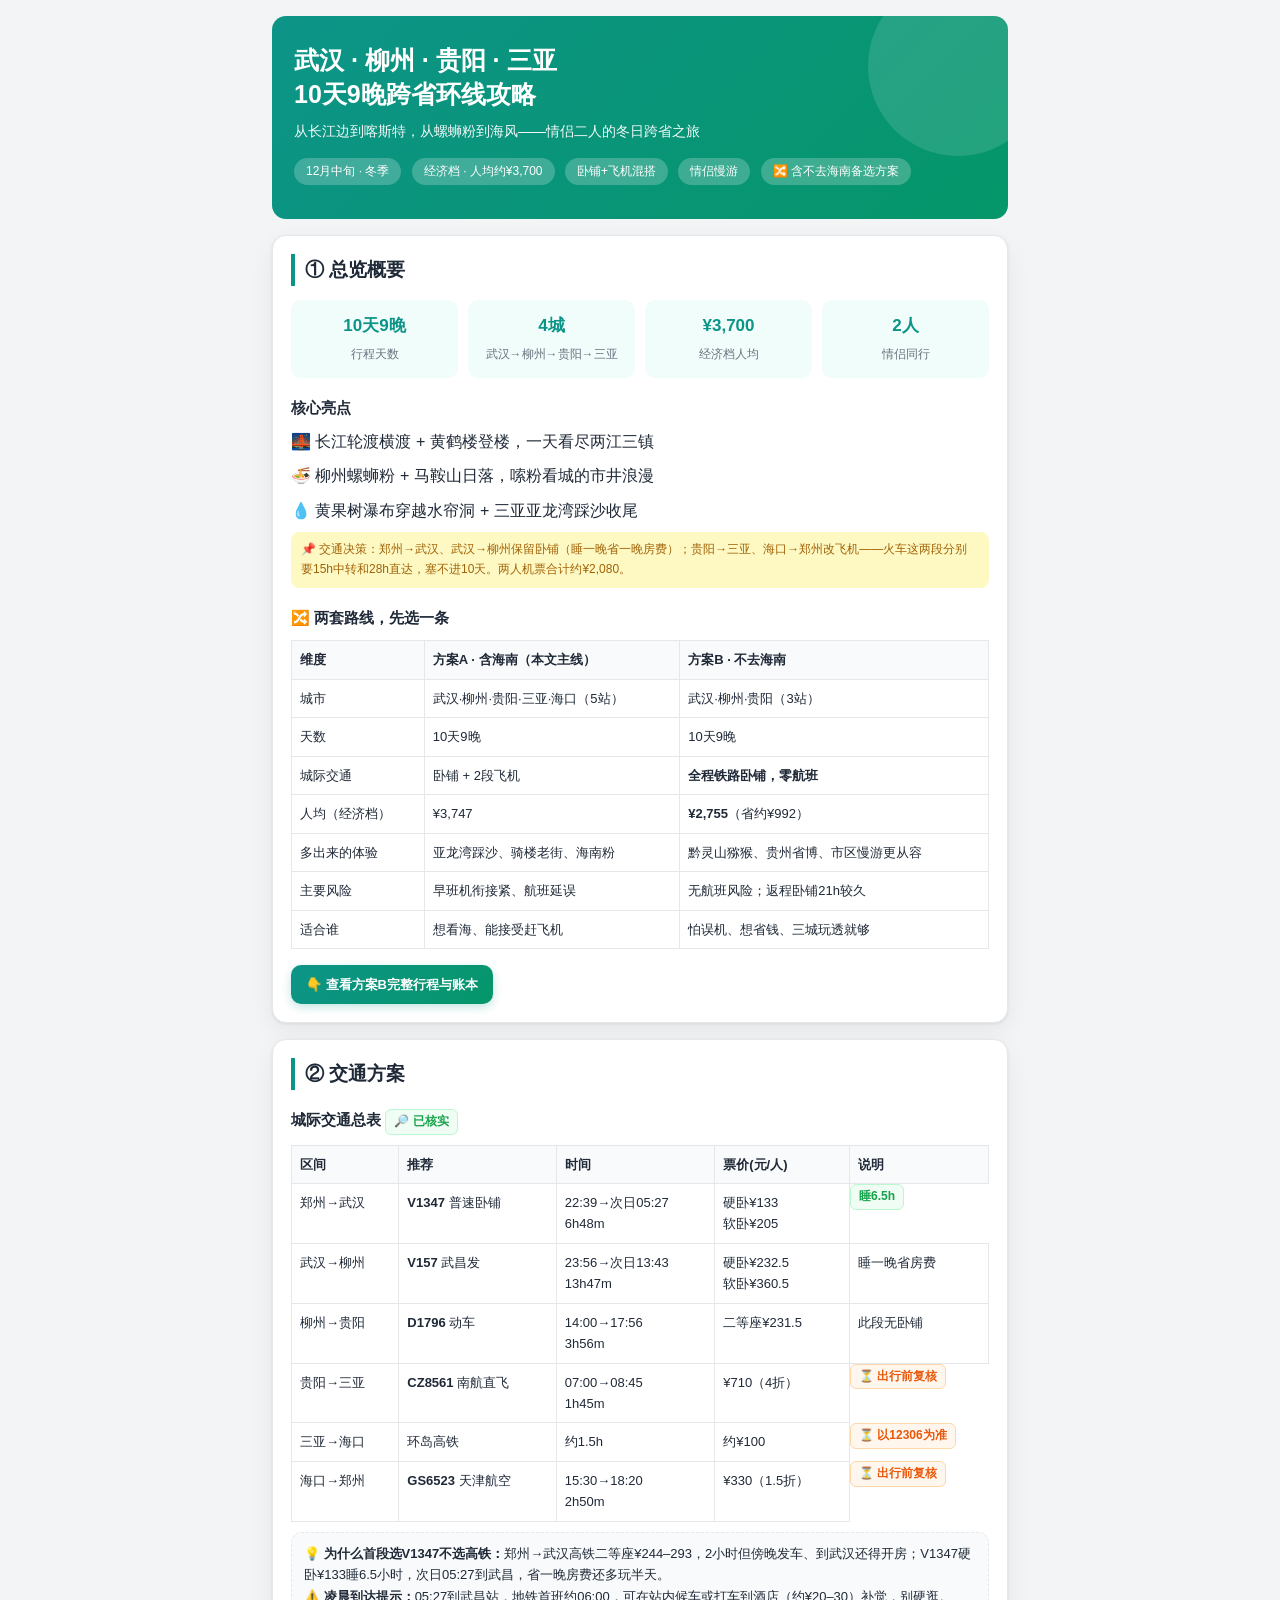
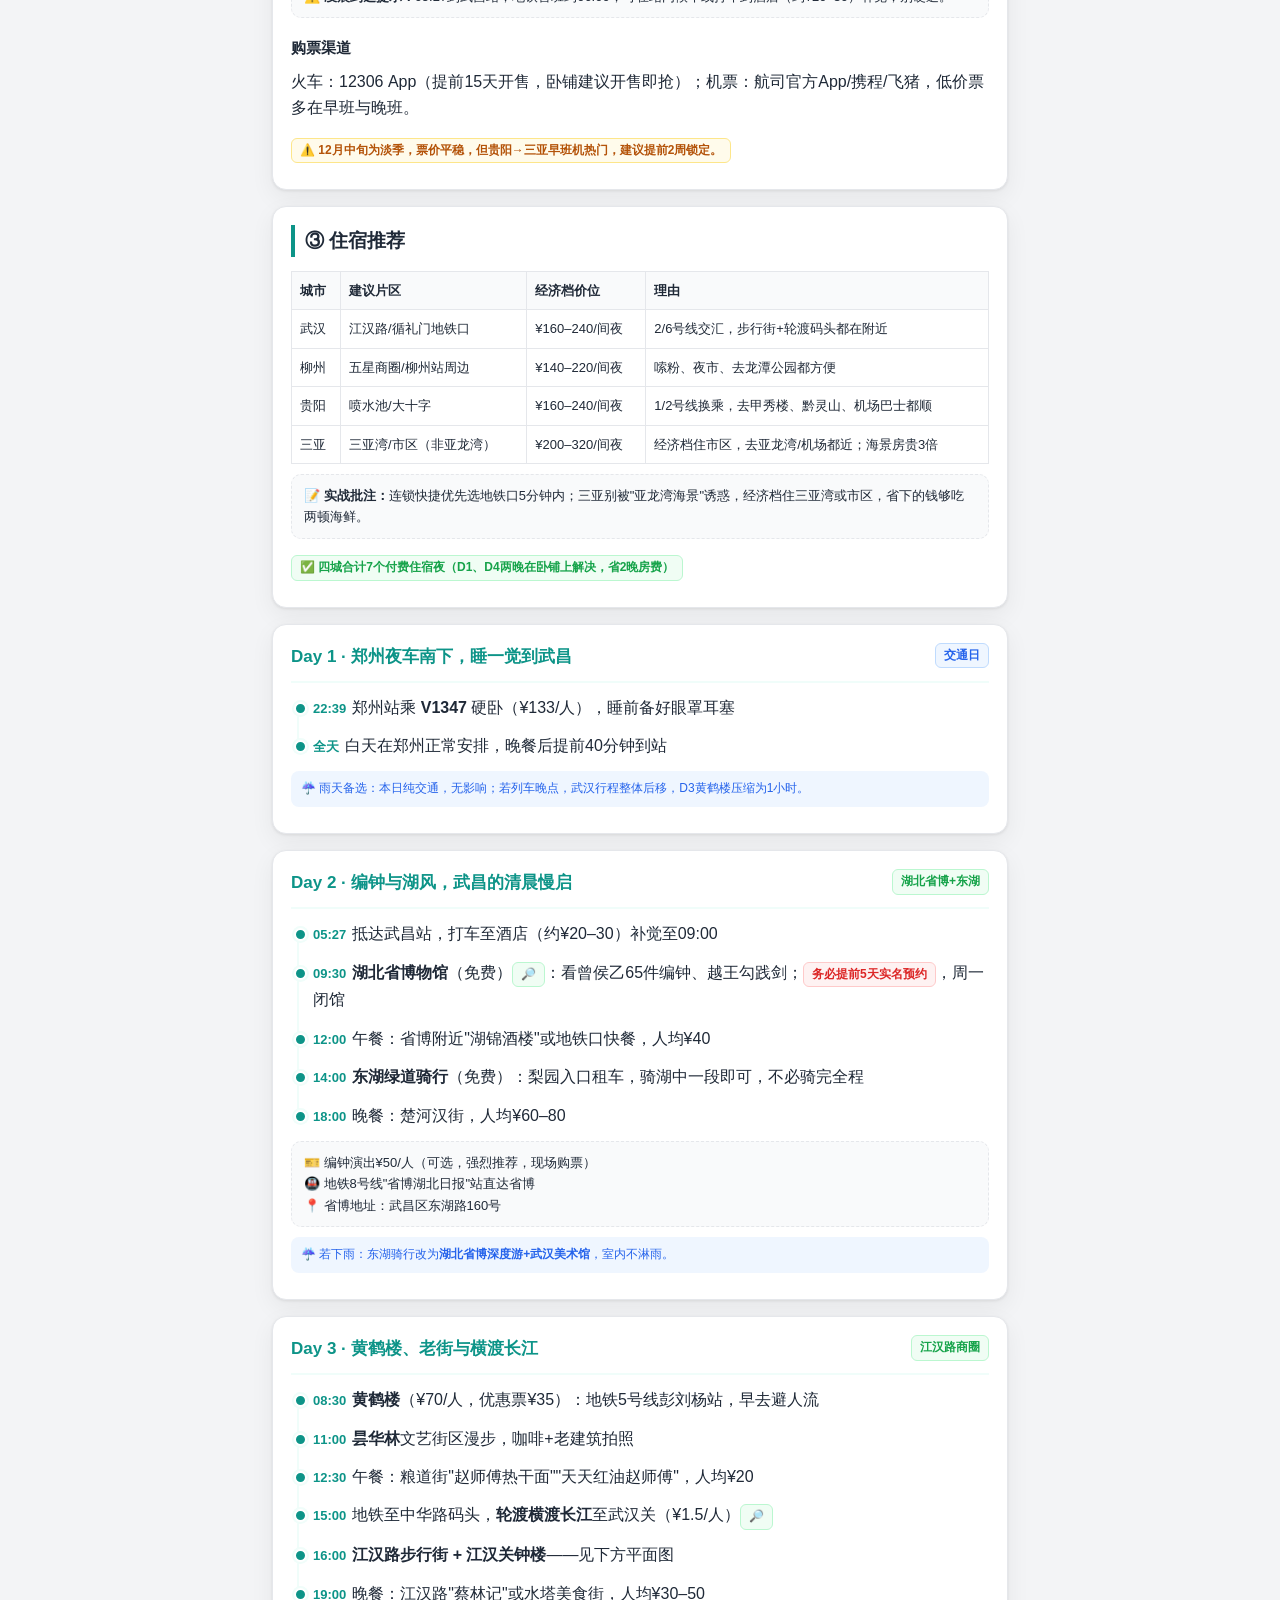
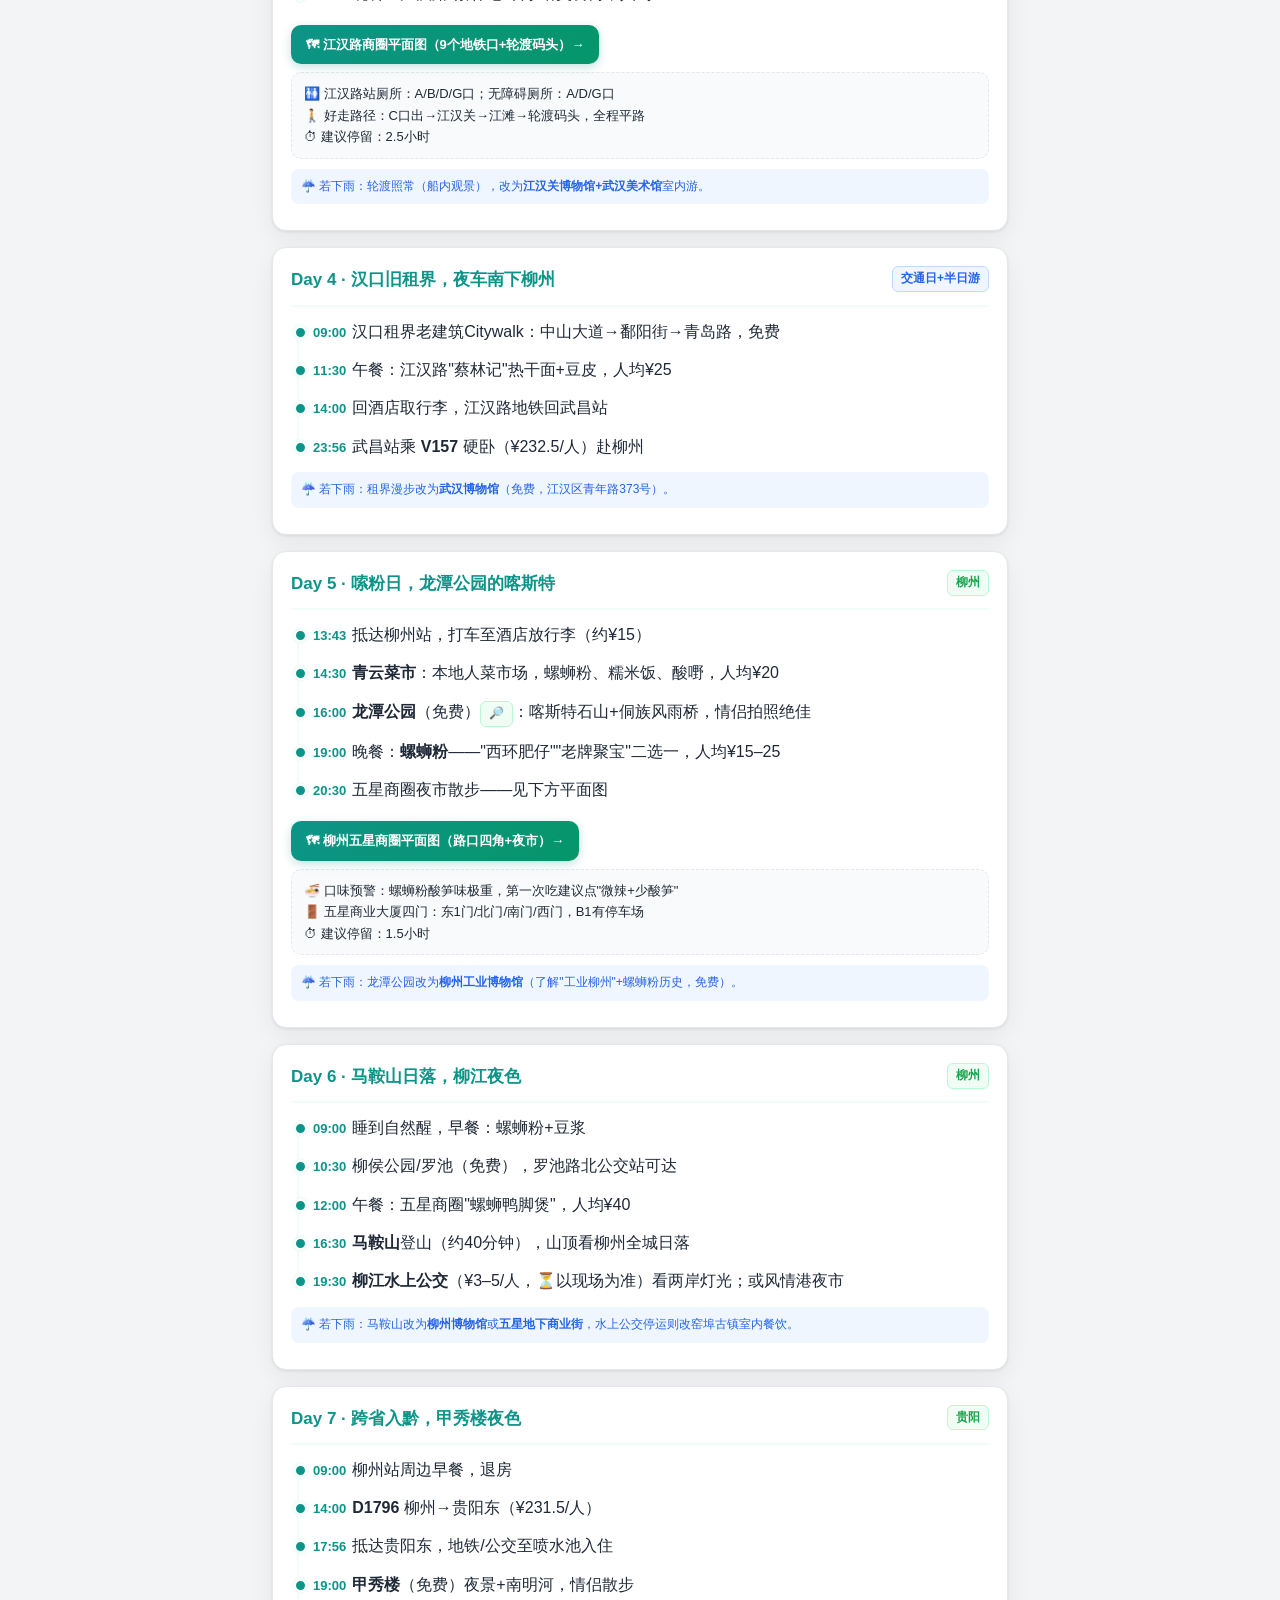
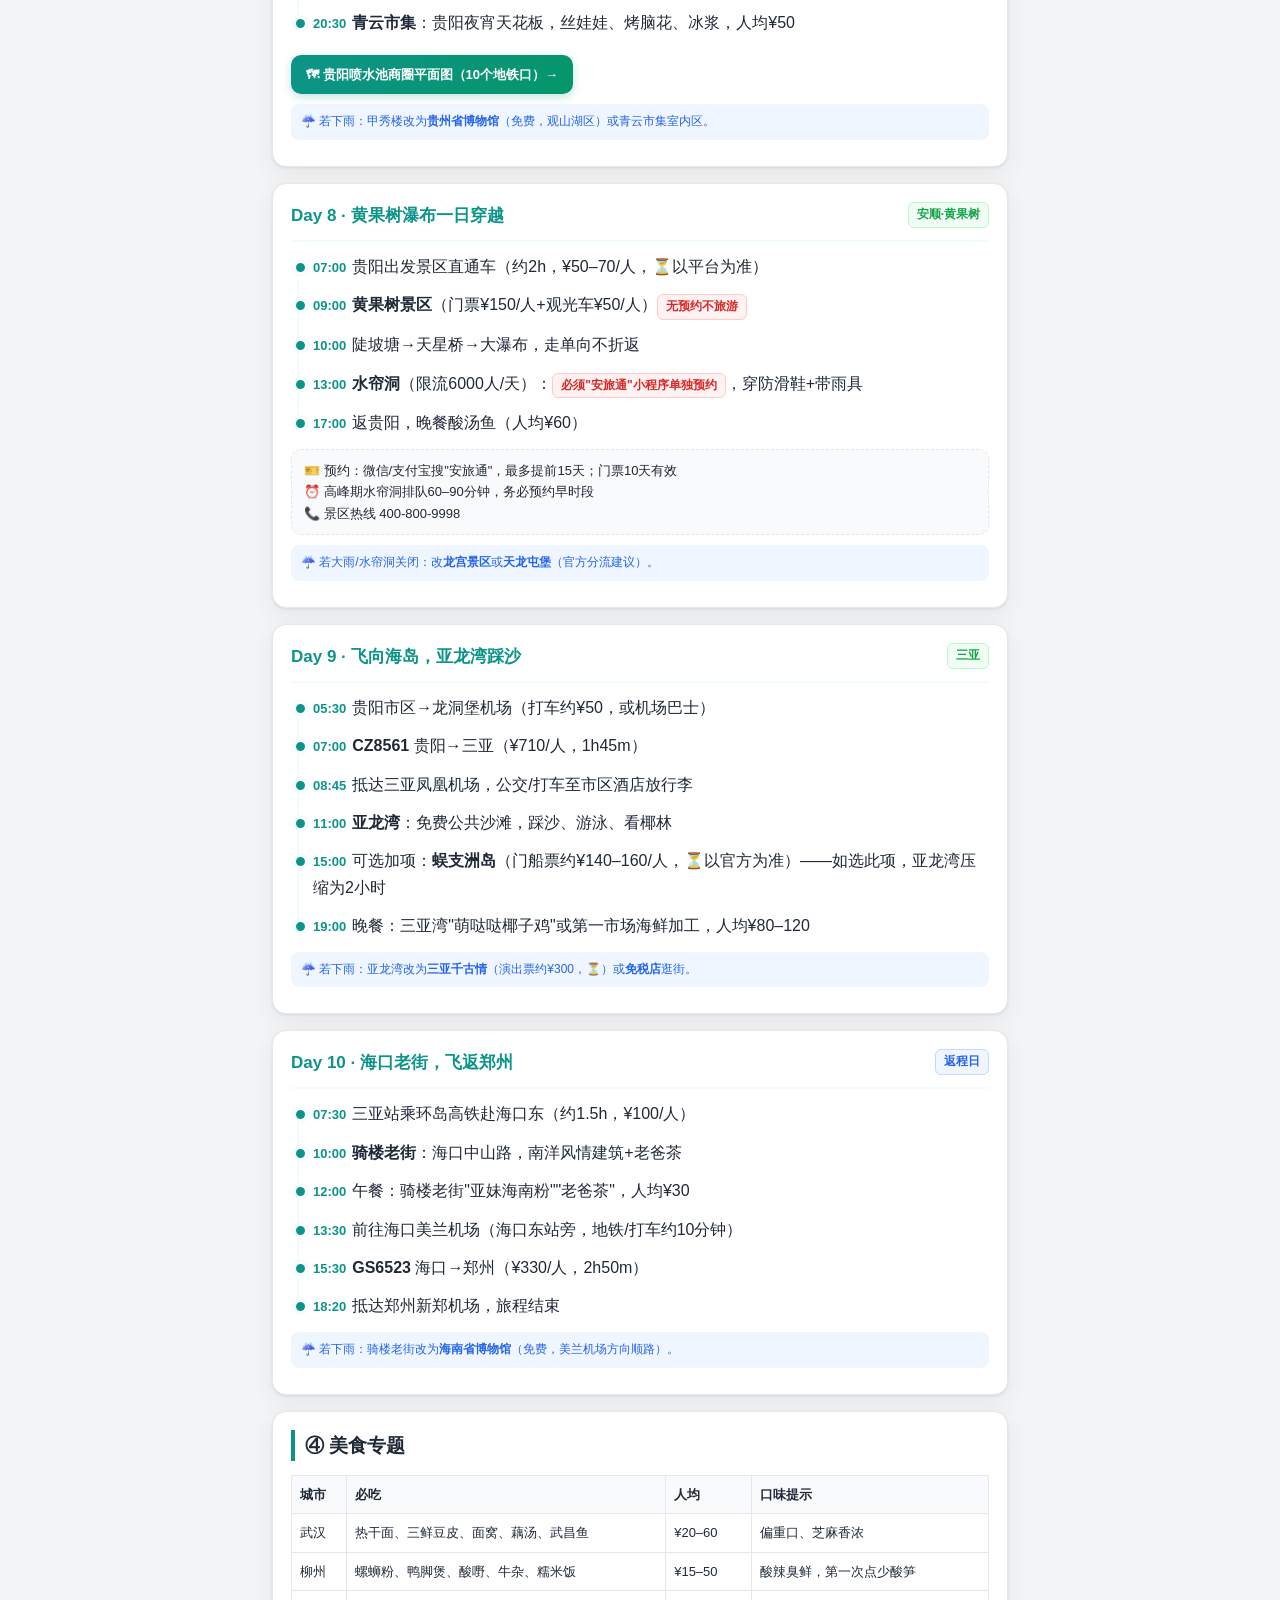
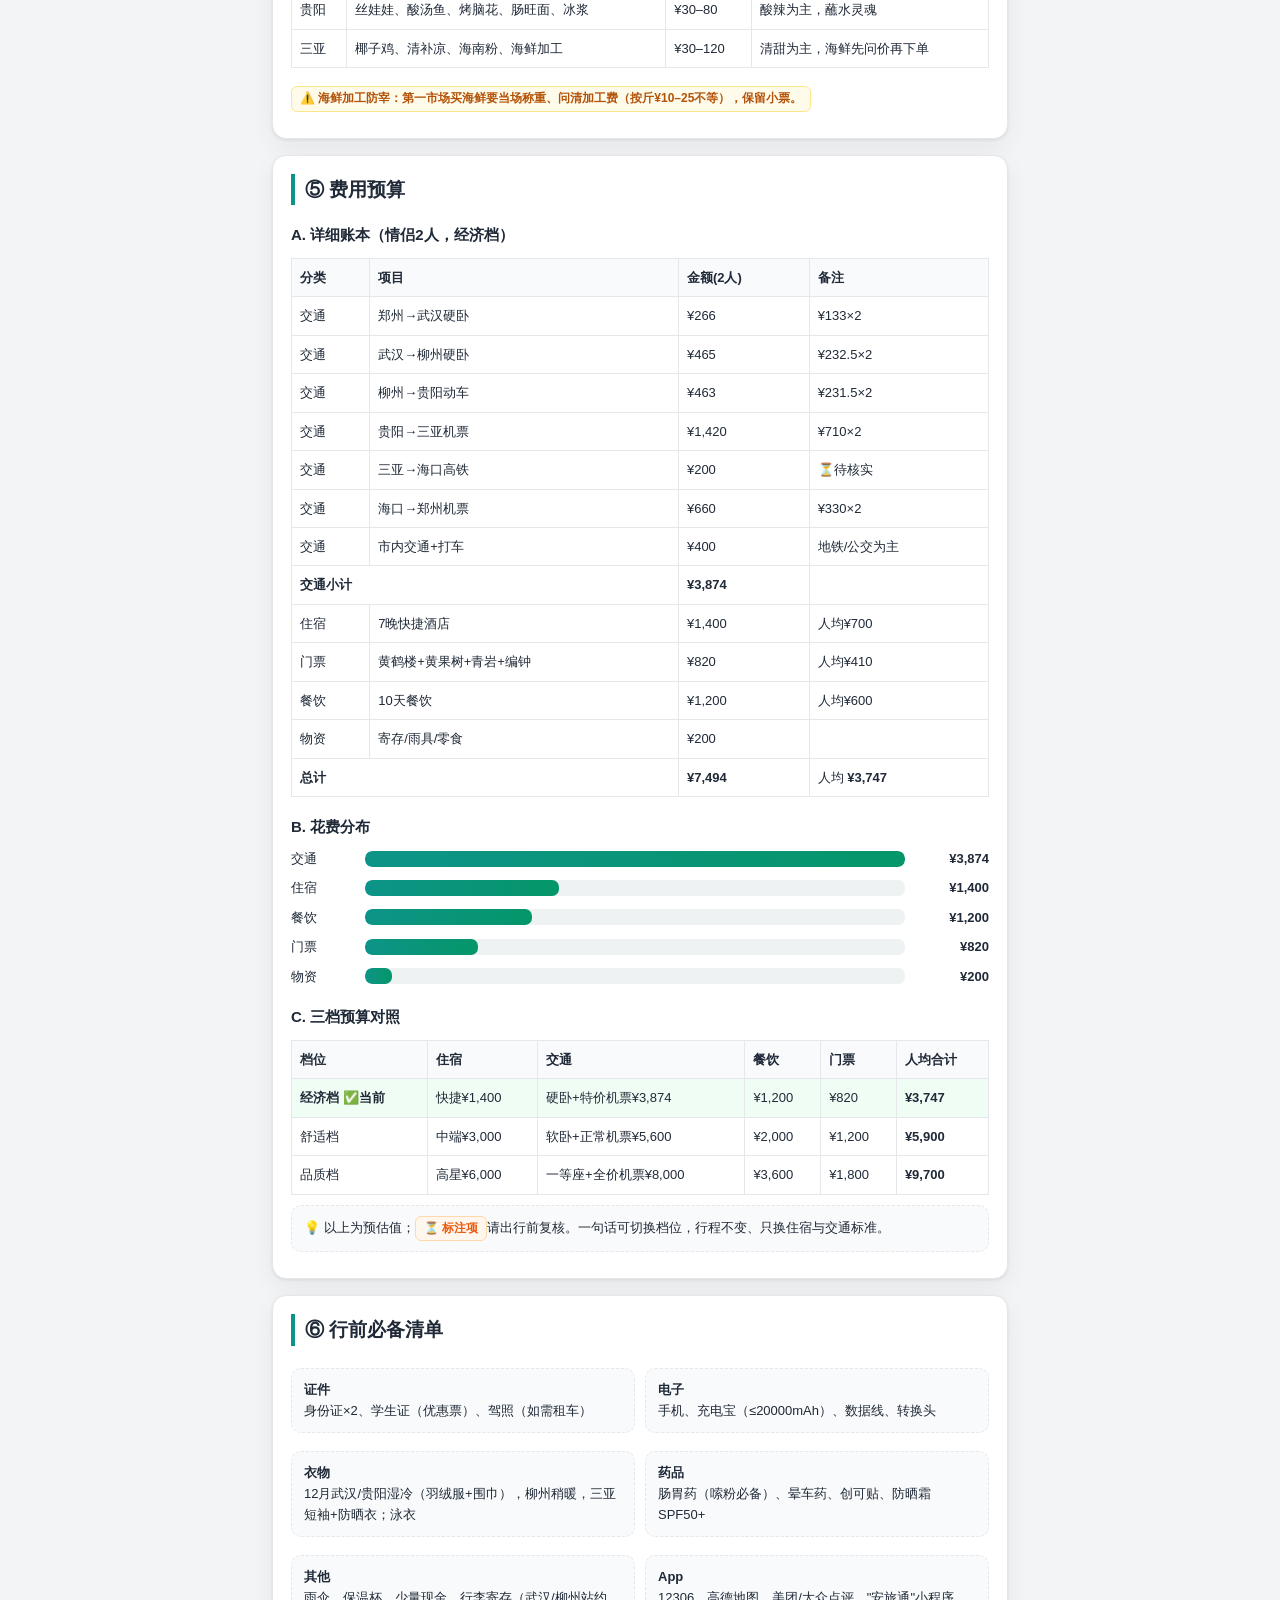
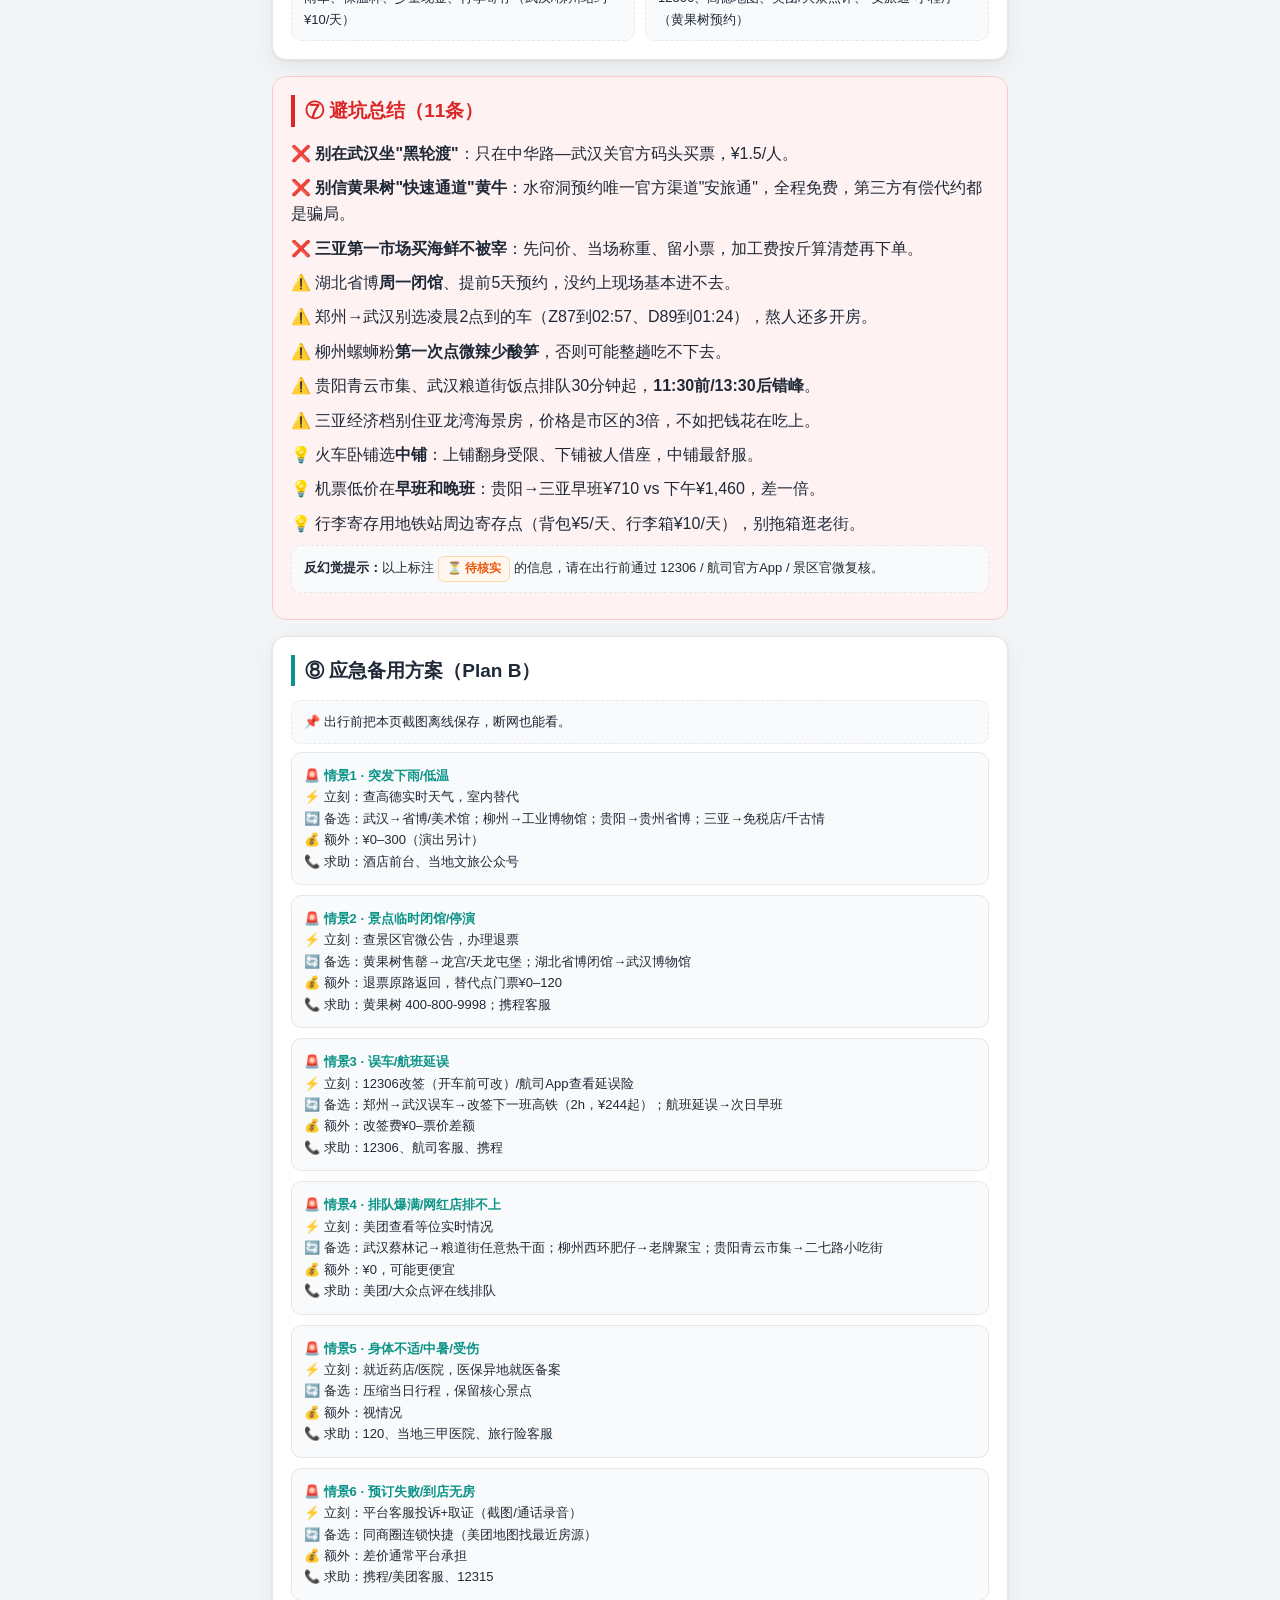
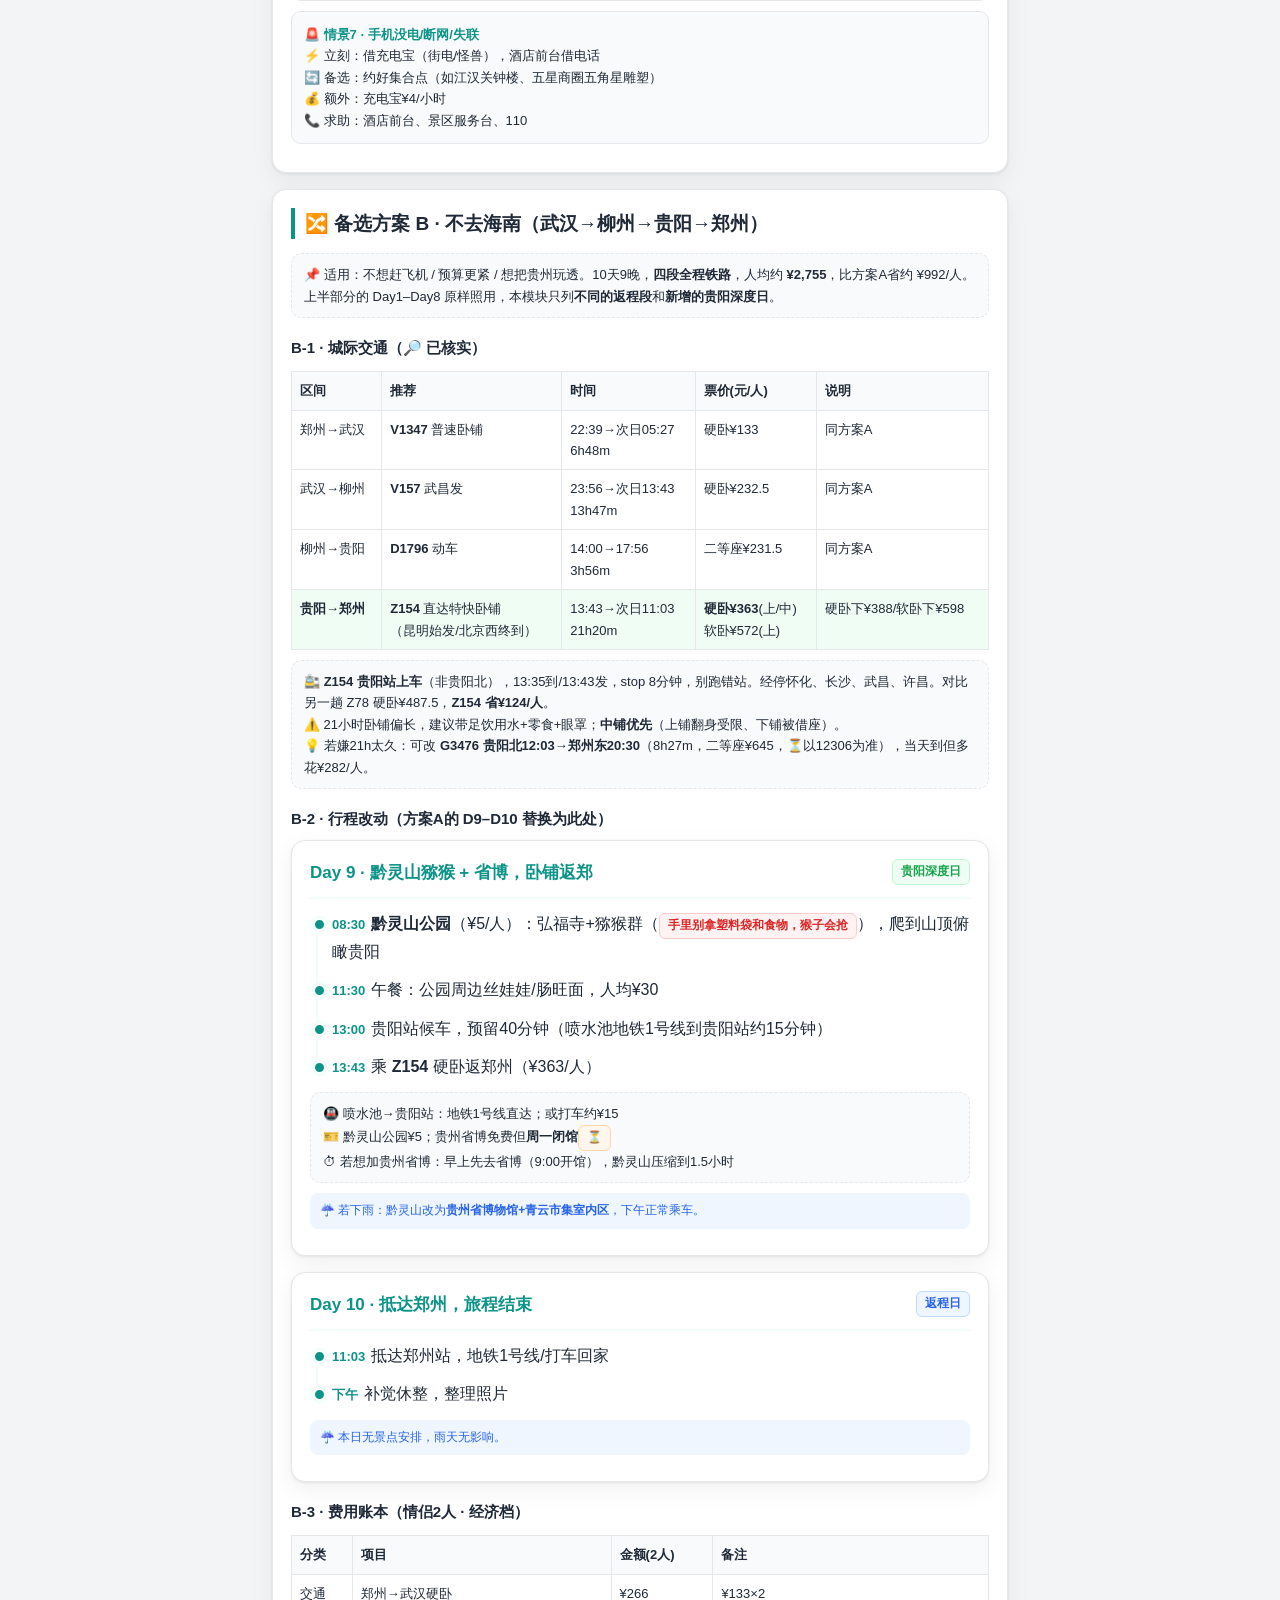
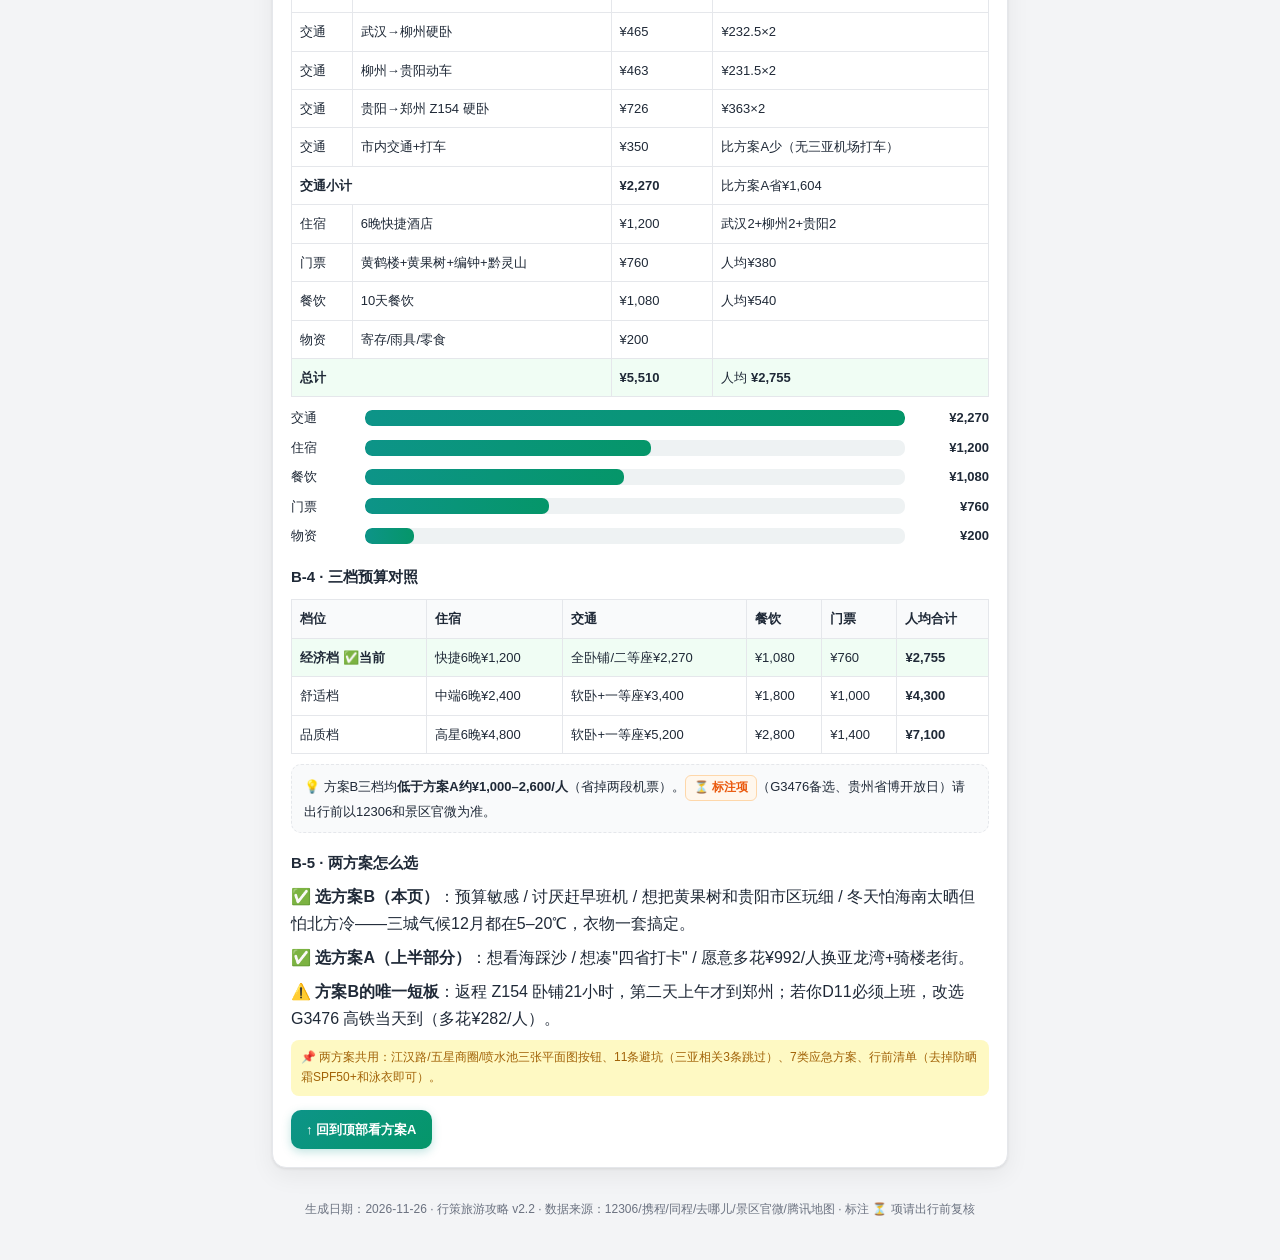
<file: 202612/index.html>
<!DOCTYPE html>
<html lang="zh-CN">
<head>
<meta charset="UTF-8">
<meta name="viewport" content="width=device-width,initial-scale=1">
<title>武汉·柳州·贵阳·三亚 | 10天9晚旅行攻略（含不去海南备选方案）</title>
<style>
:root{
  --brand:#0d9488;--brand-2:#059669;--brand-soft:#f0fdfa;--card:#ffffff;--card-alt:#f9fafb;
  --text:#1f2937;--muted:#6b7280;--line:#e5e7eb;
  --ok-bg:#f0fdf4;--ok-fg:#16a34a;--ok-line:#bbf7d0;
  --warn-bg:#fffbeb;--warn-fg:#b45309;--warn-line:#fde68a;
  --danger-bg:#fef2f2;--danger-fg:#dc2626;--danger-line:#fecaca;
  --info-bg:#eff6ff;--info-fg:#2563eb;--info-line:#bfdbfe;
  --note-bg:#fef9c3;--note-fg:#a16207;
  --pending-bg:#fff7ed;--pending-fg:#ea580c;--pending-line:#fed7aa;
  --radius:14px;--shadow:0 1px 3px rgba(0,0,0,.08),0 8px 24px rgba(0,0,0,.06);
}
*{box-sizing:border-box}
body{margin:0;background:#f3f4f6;color:var(--text);font-family:-apple-system,BlinkMacSystemFont,"PingFang SC","Microsoft YaHei",sans-serif;line-height:1.65;-webkit-text-size-adjust:100%}
.wrap{max-width:768px;margin:0 auto;padding:16px}
.card{background:var(--card);border:1px solid var(--line);border-radius:var(--radius);box-shadow:var(--shadow);padding:18px;margin-bottom:16px}
.hero{background:linear-gradient(135deg,var(--brand),var(--brand-2));color:#fff;border-radius:var(--radius);padding:28px 22px;margin-bottom:16px;position:relative;overflow:hidden}
.hero:after{content:"";position:absolute;right:-40px;top:-40px;width:180px;height:180px;border-radius:50%;background:rgba(255,255,255,.12)}
.hero h1{margin:0 0 8px;font-size:25px;line-height:1.35;position:relative;z-index:1}
.hero p{margin:0 0 14px;font-size:14px;opacity:.95;position:relative;z-index:1}
.tag{display:inline-block;background:rgba(255,255,255,.22);color:#fff;border-radius:999px;padding:4px 12px;font-size:12px;margin:0 6px 6px 0}
h2{font-size:19px;margin:0 0 14px;padding-left:10px;border-left:4px solid var(--brand)}
h3{font-size:15px;margin:18px 0 8px}
p{margin:8px 0}
.grid2{display:grid;grid-template-columns:repeat(2,1fr);gap:10px}
.grid4{display:grid;grid-template-columns:repeat(4,1fr);gap:10px}
.stat{background:var(--brand-soft);border-radius:10px;padding:12px;text-align:center}
.stat b{display:block;font-size:17px;color:var(--brand)}
.stat span{font-size:12px;color:var(--muted)}
.row{display:flex;gap:10px;flex-wrap:wrap;align-items:center}
.chip{display:inline-block;border-radius:6px;padding:2px 8px;font-size:12px;font-weight:600;white-space:nowrap}
.ok{background:var(--ok-bg);color:var(--ok-fg);border:1px solid var(--ok-line)}
.warn{background:var(--warn-bg);color:var(--warn-fg);border:1px solid var(--warn-line)}
.danger{background:var(--danger-bg);color:var(--danger-fg);border:1px solid var(--danger-line)}
.info{background:var(--info-bg);color:var(--info-fg);border:1px solid var(--info-line)}
.pending{background:var(--pending-bg);color:var(--pending-fg);border:1px solid var(--pending-line)}
.note{background:var(--note-bg);color:var(--note-fg)}
table{width:100%;border-collapse:collapse;font-size:13px;margin:10px 0}
th,td{border:1px solid var(--line);padding:8px;text-align:left;vertical-align:top}
th{background:var(--card-alt);font-weight:600}
.day{background:var(--card);border:1px solid var(--line);border-radius:var(--radius);box-shadow:var(--shadow);padding:18px;margin-bottom:16px}
.day-hd{display:flex;justify-content:space-between;align-items:flex-start;gap:10px;border-bottom:2px solid var(--brand-soft);padding-bottom:10px;margin-bottom:12px}
.day-hd h3{margin:0;font-size:17px;color:var(--brand)}
.tl{position:relative;padding-left:22px}
.tl:before{content:"";position:absolute;left:6px;top:6px;bottom:6px;width:2px;background:var(--brand-soft)}
.tl-item{position:relative;margin-bottom:12px}
.tl-item:before{content:"";position:absolute;left:-19px;top:7px;width:9px;height:9px;border-radius:50%;background:var(--brand);border:2px solid #fff;box-shadow:0 0 0 2px var(--brand-soft)}
.tl-time{font-weight:700;color:var(--brand);font-size:13px;margin-right:6px}
.sub{background:var(--card-alt);border:1px dashed var(--line);border-radius:10px;padding:10px 12px;margin-top:8px;font-size:13px}
.plan-btn{display:inline-block;background:linear-gradient(135deg,var(--brand),var(--brand-2));color:#fff;text-decoration:none;border-radius:10px;padding:9px 15px;font-size:13px;font-weight:600;margin:6px 6px 0 0;box-shadow:0 3px 10px rgba(13,148,136,.25)}
.plan-btn:active{transform:scale(.97)}
.rain{background:var(--info-bg);color:var(--info-fg);border-radius:8px;padding:8px 10px;font-size:12px;margin-top:10px}
.bar-row{display:flex;align-items:center;gap:10px;margin:8px 0;font-size:13px}
.bar-label{width:64px;flex-shrink:0}
.bar-track{flex:1;background:#eef2f3;border-radius:7px;height:16px;overflow:hidden}
.bar{height:16px;border-radius:7px;background:linear-gradient(90deg,var(--brand),var(--brand-2))}
.bar-val{width:74px;text-align:right;font-weight:600;flex-shrink:0}
.pitfall{background:var(--danger-bg);border:1px solid var(--danger-line);border-radius:var(--radius);padding:18px;margin-bottom:16px}
.pitfall h2{color:var(--danger-fg);border-left-color:var(--danger-fg)}
.emerg{background:var(--card-alt);border:1px solid var(--line);border-radius:10px;padding:12px;margin-bottom:10px;font-size:13px}
.emerg b{color:var(--brand)}
.foot{text-align:center;color:var(--muted);font-size:12px;padding:16px 0}
@media(max-width:640px){.grid2,.grid4{grid-template-columns:1fr}.hero h1{font-size:21px}.bar-val{width:66px}}
@media print{body{background:#fff}.card,.day{box-shadow:none;break-inside:avoid}.plan-btn{display:none}}
</style>
</head>
<body>
<div class="wrap">

<div class="hero" id="top">
  <h1>武汉 · 柳州 · 贵阳 · 三亚<br>10天9晚跨省环线攻略</h1>
  <p>从长江边到喀斯特，从螺蛳粉到海风——情侣二人的冬日跨省之旅</p>
  <div>
    <span class="tag">12月中旬 · 冬季</span>
    <span class="tag">经济档 · 人均约¥3,700</span>
    <span class="tag">卧铺+飞机混搭</span>
    <span class="tag">情侣慢游</span>
    <span class="tag">🔀 含不去海南备选方案</span>
  </div>
</div>

<div class="card">
  <h2>① 总览概要</h2>
  <div class="grid4">
    <div class="stat"><b>10天9晚</b><span>行程天数</span></div>
    <div class="stat"><b>4城</b><span>武汉→柳州→贵阳→三亚</span></div>
    <div class="stat"><b>¥3,700</b><span>经济档人均</span></div>
    <div class="stat"><b>2人</b><span>情侣同行</span></div>
  </div>
  <h3>核心亮点</h3>
  <p>🌉 长江轮渡横渡 + 黄鹤楼登楼，一天看尽两江三镇</p>
  <p>🍜 柳州螺蛳粉 + 马鞍山日落，嗦粉看城的市井浪漫</p>
  <p>💧 黄果树瀑布穿越水帘洞 + 三亚亚龙湾踩沙收尾</p>
  <p class="note" style="padding:8px 10px;border-radius:8px;font-size:12px">📌 交通决策：郑州→武汉、武汉→柳州保留卧铺（睡一晚省一晚房费）；贵阳→三亚、海口→郑州改飞机——火车这两段分别要15h中转和28h直达，塞不进10天。两人机票合计约¥2,080。</p>
  <h3>🔀 两套路线，先选一条</h3>
  <table>
    <tr><th>维度</th><th>方案A · 含海南（本文主线）</th><th>方案B · 不去海南</th></tr>
    <tr><td>城市</td><td>武汉·柳州·贵阳·三亚·海口（5站）</td><td>武汉·柳州·贵阳（3站）</td></tr>
    <tr><td>天数</td><td>10天9晚</td><td>10天9晚</td></tr>
    <tr><td>城际交通</td><td>卧铺 + 2段飞机</td><td><b>全程铁路卧铺，零航班</b></td></tr>
    <tr><td>人均（经济档）</td><td>¥3,747</td><td><b>¥2,755</b>（省约¥992）</td></tr>
    <tr><td>多出来的体验</td><td>亚龙湾踩沙、骑楼老街、海南粉</td><td>黔灵山猕猴、贵州省博、市区慢游更从容</td></tr>
    <tr><td>主要风险</td><td>早班机衔接紧、航班延误</td><td>无航班风险；返程卧铺21h较久</td></tr>
    <tr><td>适合谁</td><td>想看海、能接受赶飞机</td><td>怕误机、想省钱、三城玩透就够</td></tr>
  </table>
  <div class="row"><a class="plan-btn" href="#planB">👇 查看方案B完整行程与账本</a></div>
</div>

<div class="card">
  <h2>② 交通方案</h2>
  <h3>城际交通总表 <span class="chip ok">🔎 已核实</span></h3>
  <table>
    <tr><th>区间</th><th>推荐</th><th>时间</th><th>票价(元/人)</th><th>说明</th></tr>
    <tr><td>郑州→武汉</td><td><b>V1347</b> 普速卧铺</td><td>22:39→次日05:27<br>6h48m</td><td>硬卧¥133<br>软卧¥205</td><td class="chip ok">睡6.5h</td></tr>
    <tr><td>武汉→柳州</td><td><b>V157</b> 武昌发</td><td>23:56→次日13:43<br>13h47m</td><td>硬卧¥232.5<br>软卧¥360.5</td><td>睡一晚省房费</td></tr>
    <tr><td>柳州→贵阳</td><td><b>D1796</b> 动车</td><td>14:00→17:56<br>3h56m</td><td>二等座¥231.5</td><td>此段无卧铺</td></tr>
    <tr><td>贵阳→三亚</td><td><b>CZ8561</b> 南航直飞</td><td>07:00→08:45<br>1h45m</td><td>¥710（4折）</td><td class="chip pending">⏳ 出行前复核</td></tr>
    <tr><td>三亚→海口</td><td>环岛高铁</td><td>约1.5h</td><td>约¥100</td><td class="chip pending">⏳ 以12306为准</td></tr>
    <tr><td>海口→郑州</td><td><b>GS6523</b> 天津航空</td><td>15:30→18:20<br>2h50m</td><td>¥330（1.5折）</td><td class="chip pending">⏳ 出行前复核</td></tr>
  </table>
  <p class="sub"><b>💡 为什么首段选V1347不选高铁：</b>郑州→武汉高铁二等座¥244–293，2小时但傍晚发车、到武汉还得开房；V1347硬卧¥133睡6.5小时，次日05:27到武昌，省一晚房费还多玩半天。<br><b>⚠️ 凌晨到达提示：</b>05:27到武昌站，地铁首班约06:00，可在站内候车或打车到酒店（约¥20–30）补觉，别硬逛。</p>
  <h3>购票渠道</h3>
  <p>火车：12306 App（提前15天开售，卧铺建议开售即抢）；机票：航司官方App/携程/飞猪，低价票多在早班与晚班。</p>
  <p class="chip warn">⚠️ 12月中旬为淡季，票价平稳，但贵阳→三亚早班机热门，建议提前2周锁定。</p>
</div>

<div class="card">
  <h2>③ 住宿推荐</h2>
  <table>
    <tr><th>城市</th><th>建议片区</th><th>经济档价位</th><th>理由</th></tr>
    <tr><td>武汉</td><td>江汉路/循礼门地铁口</td><td>¥160–240/间夜</td><td>2/6号线交汇，步行街+轮渡码头都在附近</td></tr>
    <tr><td>柳州</td><td>五星商圈/柳州站周边</td><td>¥140–220/间夜</td><td>嗦粉、夜市、去龙潭公园都方便</td></tr>
    <tr><td>贵阳</td><td>喷水池/大十字</td><td>¥160–240/间夜</td><td>1/2号线换乘，去甲秀楼、黔灵山、机场巴士都顺</td></tr>
    <tr><td>三亚</td><td>三亚湾/市区（非亚龙湾）</td><td>¥200–320/间夜</td><td>经济档住市区，去亚龙湾/机场都近；海景房贵3倍</td></tr>
  </table>
  <p class="sub">📝 <b>实战批注：</b>连锁快捷优先选地铁口5分钟内；三亚别被"亚龙湾海景"诱惑，经济档住三亚湾或市区，省下的钱够吃两顿海鲜。</p>
  <p class="chip ok">✅ 四城合计7个付费住宿夜（D1、D4两晚在卧铺上解决，省2晚房费）</p>
</div>

<div class="day">
  <div class="day-hd"><h3>Day 1 · 郑州夜车南下，睡一觉到武昌</h3><span class="chip info">交通日</span></div>
  <div class="tl">
    <div class="tl-item"><span class="tl-time">22:39</span>郑州站乘 <b>V1347</b> 硬卧（¥133/人），睡前备好眼罩耳塞</div>
    <div class="tl-item"><span class="tl-time">全天</span>白天在郑州正常安排，晚餐后提前40分钟到站</div>
  </div>
  <p class="rain">☔ 雨天备选：本日纯交通，无影响；若列车晚点，武汉行程整体后移，D3黄鹤楼压缩为1小时。</p>
</div>

<div class="day">
  <div class="day-hd"><h3>Day 2 · 编钟与湖风，武昌的清晨慢启</h3><span class="chip ok">湖北省博+东湖</span></div>
  <div class="tl">
    <div class="tl-item"><span class="tl-time">05:27</span>抵达武昌站，打车至酒店（约¥20–30）补觉至09:00</div>
    <div class="tl-item"><span class="tl-time">09:30</span><b>湖北省博物馆</b>（免费）<span class="chip ok">🔎</span>：看曾侯乙65件编钟、越王勾践剑；<span class="chip danger">务必提前5天实名预约</span>，周一闭馆</div>
    <div class="tl-item"><span class="tl-time">12:00</span>午餐：省博附近"湖锦酒楼"或地铁口快餐，人均¥40</div>
    <div class="tl-item"><span class="tl-time">14:00</span><b>东湖绿道骑行</b>（免费）：梨园入口租车，骑湖中一段即可，不必骑完全程</div>
    <div class="tl-item"><span class="tl-time">18:00</span>晚餐：楚河汉街，人均¥60–80</div>
  </div>
  <div class="sub">🎫 编钟演出¥50/人（可选，强烈推荐，现场购票）<br>🚇 地铁8号线"省博湖北日报"站直达省博<br>📍 省博地址：武昌区东湖路160号</div>
  <p class="rain">☔ 若下雨：东湖骑行改为<b>湖北省博深度游+武汉美术馆</b>，室内不淋雨。</p>
</div>

<div class="day">
  <div class="day-hd"><h3>Day 3 · 黄鹤楼、老街与横渡长江</h3><span class="chip ok">江汉路商圈</span></div>
  <div class="tl">
    <div class="tl-item"><span class="tl-time">08:30</span><b>黄鹤楼</b>（¥70/人，优惠票¥35）：地铁5号线彭刘杨站，早去避人流</div>
    <div class="tl-item"><span class="tl-time">11:00</span><b>昙华林</b>文艺街区漫步，咖啡+老建筑拍照</div>
    <div class="tl-item"><span class="tl-time">12:30</span>午餐：粮道街"赵师傅热干面""天天红油赵师傅"，人均¥20</div>
    <div class="tl-item"><span class="tl-time">15:00</span>地铁至中华路码头，<b>轮渡横渡长江</b>至武汉关（¥1.5/人）<span class="chip ok">🔎</span></div>
    <div class="tl-item"><span class="tl-time">16:00</span><b>江汉路步行街 + 江汉关钟楼</b>——见下方平面图</div>
    <div class="tl-item"><span class="tl-time">19:00</span>晚餐：江汉路"蔡林记"或水塔美食街，人均¥30–50</div>
  </div>
  <div class="row">
    <a class="plan-btn" href="jianghanlu-map.html">🗺 江汉路商圈平面图（9个地铁口+轮渡码头）→</a>
  </div>
  <div class="sub">🚻 江汉路站厕所：A/B/D/G口；无障碍厕所：A/D/G口<br>🚶 好走路径：C口出→江汉关→江滩→轮渡码头，全程平路<br>⏱ 建议停留：2.5小时</div>
  <p class="rain">☔ 若下雨：轮渡照常（船内观景），改为<b>江汉关博物馆+武汉美术馆</b>室内游。</p>
</div>

<div class="day">
  <div class="day-hd"><h3>Day 4 · 汉口旧租界，夜车南下柳州</h3><span class="chip info">交通日+半日游</span></div>
  <div class="tl">
    <div class="tl-item"><span class="tl-time">09:00</span>汉口租界老建筑Citywalk：中山大道→鄱阳街→青岛路，免费</div>
    <div class="tl-item"><span class="tl-time">11:30</span>午餐：江汉路"蔡林记"热干面+豆皮，人均¥25</div>
    <div class="tl-item"><span class="tl-time">14:00</span>回酒店取行李，江汉路地铁回武昌站</div>
    <div class="tl-item"><span class="tl-time">23:56</span>武昌站乘 <b>V157</b> 硬卧（¥232.5/人）赴柳州</div>
  </div>
  <p class="rain">☔ 若下雨：租界漫步改为<b>武汉博物馆</b>（免费，江汉区青年路373号）。</p>
</div>

<div class="day">
  <div class="day-hd"><h3>Day 5 · 嗦粉日，龙潭公园的喀斯特</h3><span class="chip ok">柳州</span></div>
  <div class="tl">
    <div class="tl-item"><span class="tl-time">13:43</span>抵达柳州站，打车至酒店放行李（约¥15）</div>
    <div class="tl-item"><span class="tl-time">14:30</span><b>青云菜市</b>：本地人菜市场，螺蛳粉、糯米饭、酸嘢，人均¥20</div>
    <div class="tl-item"><span class="tl-time">16:00</span><b>龙潭公园</b>（免费）<span class="chip ok">🔎</span>：喀斯特石山+侗族风雨桥，情侣拍照绝佳</div>
    <div class="tl-item"><span class="tl-time">19:00</span>晚餐：<b>螺蛳粉</b>——"西环肥仔""老牌聚宝"二选一，人均¥15–25</div>
    <div class="tl-item"><span class="tl-time">20:30</span>五星商圈夜市散步——见下方平面图</div>
  </div>
  <div class="row">
    <a class="plan-btn" href="wuxing-map.html">🗺 柳州五星商圈平面图（路口四角+夜市）→</a>
  </div>
  <div class="sub">🍜 口味预警：螺蛳粉酸笋味极重，第一次吃建议点"微辣+少酸笋"<br>🚪 五星商业大厦四门：东1门/北门/南门/西门，B1有停车场<br>⏱ 建议停留：1.5小时</div>
  <p class="rain">☔ 若下雨：龙潭公园改为<b>柳州工业博物馆</b>（了解"工业柳州"+螺蛳粉历史，免费）。</p>
</div>

<div class="day">
  <div class="day-hd"><h3>Day 6 · 马鞍山日落，柳江夜色</h3><span class="chip ok">柳州</span></div>
  <div class="tl">
    <div class="tl-item"><span class="tl-time">09:00</span>睡到自然醒，早餐：螺蛳粉+豆浆</div>
    <div class="tl-item"><span class="tl-time">10:30</span>柳侯公园/罗池（免费），罗池路北公交站可达</div>
    <div class="tl-item"><span class="tl-time">12:00</span>午餐：五星商圈"螺蛳鸭脚煲"，人均¥40</div>
    <div class="tl-item"><span class="tl-time">16:30</span><b>马鞍山</b>登山（约40分钟），山顶看柳州全城日落</div>
    <div class="tl-item"><span class="tl-time">19:30</span><b>柳江水上公交</b>（¥3–5/人，⏳以现场为准）看两岸灯光；或风情港夜市</div>
  </div>
  <p class="rain">☔ 若下雨：马鞍山改为<b>柳州博物馆</b>或<b>五星地下商业街</b>，水上公交停运则改窑埠古镇室内餐饮。</p>
</div>

<div class="day">
  <div class="day-hd"><h3>Day 7 · 跨省入黔，甲秀楼夜色</h3><span class="chip ok">贵阳</span></div>
  <div class="tl">
    <div class="tl-item"><span class="tl-time">09:00</span>柳州站周边早餐，退房</div>
    <div class="tl-item"><span class="tl-time">14:00</span><b>D1796</b> 柳州→贵阳东（¥231.5/人）</div>
    <div class="tl-item"><span class="tl-time">17:56</span>抵达贵阳东，地铁/公交至喷水池入住</div>
    <div class="tl-item"><span class="tl-time">19:00</span><b>甲秀楼</b>（免费）夜景+南明河，情侣散步</div>
    <div class="tl-item"><span class="tl-time">20:30</span><b>青云市集</b>：贵阳夜宵天花板，丝娃娃、烤脑花、冰浆，人均¥50</div>
  </div>
  <div class="row">
    <a class="plan-btn" href="penshuichi-map.html">🗺 贵阳喷水池商圈平面图（10个地铁口）→</a>
  </div>
  <p class="rain">☔ 若下雨：甲秀楼改为<b>贵州省博物馆</b>（免费，观山湖区）或青云市集室内区。</p>
</div>

<div class="day">
  <div class="day-hd"><h3>Day 8 · 黄果树瀑布一日穿越</h3><span class="chip ok">安顺·黄果树</span></div>
  <div class="tl">
    <div class="tl-item"><span class="tl-time">07:00</span>贵阳出发景区直通车（约2h，¥50–70/人，⏳以平台为准）</div>
    <div class="tl-item"><span class="tl-time">09:00</span><b>黄果树景区</b>（门票¥150/人+观光车¥50/人）<span class="chip danger">无预约不旅游</span></div>
    <div class="tl-item"><span class="tl-time">10:00</span>陡坡塘→天星桥→大瀑布，走单向不折返</div>
    <div class="tl-item"><span class="tl-time">13:00</span><b>水帘洞</b>（限流6000人/天）：<span class="chip danger">必须"安旅通"小程序单独预约</span>，穿防滑鞋+带雨具</div>
    <div class="tl-item"><span class="tl-time">17:00</span>返贵阳，晚餐酸汤鱼（人均¥60）</div>
  </div>
  <div class="sub">🎫 预约：微信/支付宝搜"安旅通"，最多提前15天；门票10天有效<br>⏰ 高峰期水帘洞排队60–90分钟，务必预约早时段<br>📞 景区热线 400-800-9998</div>
  <p class="rain">☔ 若大雨/水帘洞关闭：改<b>龙宫景区</b>或<b>天龙屯堡</b>（官方分流建议）。</p>
</div>

<div class="day">
  <div class="day-hd"><h3>Day 9 · 飞向海岛，亚龙湾踩沙</h3><span class="chip ok">三亚</span></div>
  <div class="tl">
    <div class="tl-item"><span class="tl-time">05:30</span>贵阳市区→龙洞堡机场（打车约¥50，或机场巴士）</div>
    <div class="tl-item"><span class="tl-time">07:00</span><b>CZ8561</b> 贵阳→三亚（¥710/人，1h45m）</div>
    <div class="tl-item"><span class="tl-time">08:45</span>抵达三亚凤凰机场，公交/打车至市区酒店放行李</div>
    <div class="tl-item"><span class="tl-time">11:00</span><b>亚龙湾</b>：免费公共沙滩，踩沙、游泳、看椰林</div>
    <div class="tl-item"><span class="tl-time">15:00</span>可选加项：<b>蜈支洲岛</b>（门船票约¥140–160/人，⏳以官方为准）——如选此项，亚龙湾压缩为2小时</div>
    <div class="tl-item"><span class="tl-time">19:00</span>晚餐：三亚湾"萌哒哒椰子鸡"或第一市场海鲜加工，人均¥80–120</div>
  </div>
  <p class="rain">☔ 若下雨：亚龙湾改为<b>三亚千古情</b>（演出票约¥300，⏳）或<b>免税店</b>逛街。</p>
</div>

<div class="day">
  <div class="day-hd"><h3>Day 10 · 海口老街，飞返郑州</h3><span class="chip info">返程日</span></div>
  <div class="tl">
    <div class="tl-item"><span class="tl-time">07:30</span>三亚站乘环岛高铁赴海口东（约1.5h，¥100/人）</div>
    <div class="tl-item"><span class="tl-time">10:00</span><b>骑楼老街</b>：海口中山路，南洋风情建筑+老爸茶</div>
    <div class="tl-item"><span class="tl-time">12:00</span>午餐：骑楼老街"亚妹海南粉""老爸茶"，人均¥30</div>
    <div class="tl-item"><span class="tl-time">13:30</span>前往海口美兰机场（海口东站旁，地铁/打车约10分钟）</div>
    <div class="tl-item"><span class="tl-time">15:30</span><b>GS6523</b> 海口→郑州（¥330/人，2h50m）</div>
    <div class="tl-item"><span class="tl-time">18:20</span>抵达郑州新郑机场，旅程结束</div>
  </div>
  <p class="rain">☔ 若下雨：骑楼老街改为<b>海南省博物馆</b>（免费，美兰机场方向顺路）。</p>
</div>

<div class="card">
  <h2>④ 美食专题</h2>
  <table>
    <tr><th>城市</th><th>必吃</th><th>人均</th><th>口味提示</th></tr>
    <tr><td>武汉</td><td>热干面、三鲜豆皮、面窝、藕汤、武昌鱼</td><td>¥20–60</td><td>偏重口、芝麻香浓</td></tr>
    <tr><td>柳州</td><td>螺蛳粉、鸭脚煲、酸嘢、牛杂、糯米饭</td><td>¥15–50</td><td>酸辣臭鲜，第一次点少酸笋</td></tr>
    <tr><td>贵阳</td><td>丝娃娃、酸汤鱼、烤脑花、肠旺面、冰浆</td><td>¥30–80</td><td>酸辣为主，蘸水灵魂</td></tr>
    <tr><td>三亚</td><td>椰子鸡、清补凉、海南粉、海鲜加工</td><td>¥30–120</td><td>清甜为主，海鲜先问价再下单</td></tr>
  </table>
  <p class="chip warn">⚠️ 海鲜加工防宰：第一市场买海鲜要当场称重、问清加工费（按斤¥10–25不等），保留小票。</p>
</div>

<div class="card">
  <h2>⑤ 费用预算</h2>
  <h3>A. 详细账本（情侣2人，经济档）</h3>
  <table>
    <tr><th>分类</th><th>项目</th><th>金额(2人)</th><th>备注</th></tr>
    <tr><td>交通</td><td>郑州→武汉硬卧</td><td>¥266</td><td>¥133×2</td></tr>
    <tr><td>交通</td><td>武汉→柳州硬卧</td><td>¥465</td><td>¥232.5×2</td></tr>
    <tr><td>交通</td><td>柳州→贵阳动车</td><td>¥463</td><td>¥231.5×2</td></tr>
    <tr><td>交通</td><td>贵阳→三亚机票</td><td>¥1,420</td><td>¥710×2</td></tr>
    <tr><td>交通</td><td>三亚→海口高铁</td><td>¥200</td><td>⏳待核实</td></tr>
    <tr><td>交通</td><td>海口→郑州机票</td><td>¥660</td><td>¥330×2</td></tr>
    <tr><td>交通</td><td>市内交通+打车</td><td>¥400</td><td>地铁/公交为主</td></tr>
    <tr><td colspan="2"><b>交通小计</b></td><td><b>¥3,874</b></td><td></td></tr>
    <tr><td>住宿</td><td>7晚快捷酒店</td><td>¥1,400</td><td>人均¥700</td></tr>
    <tr><td>门票</td><td>黄鹤楼+黄果树+青岩+编钟</td><td>¥820</td><td>人均¥410</td></tr>
    <tr><td>餐饮</td><td>10天餐饮</td><td>¥1,200</td><td>人均¥600</td></tr>
    <tr><td>物资</td><td>寄存/雨具/零食</td><td>¥200</td><td></td></tr>
    <tr><td colspan="2"><b>总计</b></td><td><b>¥7,494</b></td><td>人均 <b>¥3,747</b></td></tr>
  </table>
  <h3>B. 花费分布</h3>
  <div class="bar-row"><span class="bar-label">交通</span><div class="bar-track"><div class="bar" style="width:100%"></div></div><span class="bar-val">¥3,874</span></div>
  <div class="bar-row"><span class="bar-label">住宿</span><div class="bar-track"><div class="bar" style="width:36%"></div></div><span class="bar-val">¥1,400</span></div>
  <div class="bar-row"><span class="bar-label">餐饮</span><div class="bar-track"><div class="bar" style="width:31%"></div></div><span class="bar-val">¥1,200</span></div>
  <div class="bar-row"><span class="bar-label">门票</span><div class="bar-track"><div class="bar" style="width:21%"></div></div><span class="bar-val">¥820</span></div>
  <div class="bar-row"><span class="bar-label">物资</span><div class="bar-track"><div class="bar" style="width:5%"></div></div><span class="bar-val">¥200</span></div>
  <h3>C. 三档预算对照</h3>
  <table>
    <tr><th>档位</th><th>住宿</th><th>交通</th><th>餐饮</th><th>门票</th><th>人均合计</th></tr>
    <tr style="background:var(--ok-bg)"><td><b>经济档 ✅当前</b></td><td>快捷¥1,400</td><td>硬卧+特价机票¥3,874</td><td>¥1,200</td><td>¥820</td><td><b>¥3,747</b></td></tr>
    <tr><td>舒适档</td><td>中端¥3,000</td><td>软卧+正常机票¥5,600</td><td>¥2,000</td><td>¥1,200</td><td><b>¥5,900</b></td></tr>
    <tr><td>品质档</td><td>高星¥6,000</td><td>一等座+全价机票¥8,000</td><td>¥3,600</td><td>¥1,800</td><td><b>¥9,700</b></td></tr>
  </table>
  <p class="sub">💡 以上为预估值；<span class="chip pending">⏳ 标注项</span>请出行前复核。一句话可切换档位，行程不变、只换住宿与交通标准。</p>
</div>

<div class="card">
  <h2>⑥ 行前必备清单</h2>
  <div class="grid2">
    <div class="sub"><b>证件</b><br>身份证×2、学生证（优惠票）、驾照（如需租车）</div>
    <div class="sub"><b>电子</b><br>手机、充电宝（≤20000mAh）、数据线、转换头</div>
    <div class="sub"><b>衣物</b><br>12月武汉/贵阳湿冷（羽绒服+围巾），柳州稍暖，三亚短袖+防晒衣；泳衣</div>
    <div class="sub"><b>药品</b><br>肠胃药（嗦粉必备）、晕车药、创可贴、防晒霜SPF50+</div>
    <div class="sub"><b>其他</b><br>雨伞、保温杯、少量现金、行李寄存（武汉/柳州站约¥10/天）</div>
    <div class="sub"><b>App</b><br>12306、高德地图、美团/大众点评、"安旅通"小程序（黄果树预约）</div>
  </div>
</div>

<div class="pitfall">
  <h2>⑦ 避坑总结（11条）</h2>
  <p>❌ <b>别在武汉坐"黑轮渡"</b>：只在中华路—武汉关官方码头买票，¥1.5/人。</p>
  <p>❌ <b>别信黄果树"快速通道"黄牛</b>：水帘洞预约唯一官方渠道"安旅通"，全程免费，第三方有偿代约都是骗局。</p>
  <p>❌ <b>三亚第一市场买海鲜不被宰</b>：先问价、当场称重、留小票，加工费按斤算清楚再下单。</p>
  <p>⚠️ 湖北省博<b>周一闭馆</b>、提前5天预约，没约上现场基本进不去。</p>
  <p>⚠️ 郑州→武汉别选凌晨2点到的车（Z87到02:57、D89到01:24），熬人还多开房。</p>
  <p>⚠️ 柳州螺蛳粉<b>第一次点微辣少酸笋</b>，否则可能整趟吃不下去。</p>
  <p>⚠️ 贵阳青云市集、武汉粮道街饭点排队30分钟起，<b>11:30前/13:30后错峰</b>。</p>
  <p>⚠️ 三亚经济档别住亚龙湾海景房，价格是市区的3倍，不如把钱花在吃上。</p>
  <p>💡 火车卧铺选<b>中铺</b>：上铺翻身受限、下铺被人借座，中铺最舒服。</p>
  <p>💡 机票低价在<b>早班和晚班</b>：贵阳→三亚早班¥710 vs 下午¥1,460，差一倍。</p>
  <p>💡 行李寄存用地铁站周边寄存点（背包¥5/天、行李箱¥10/天），别拖箱逛老街。</p>
  <p class="sub"><b>反幻觉提示：</b>以上标注 <span class="chip pending">⏳ 待核实</span> 的信息，请在出行前通过 12306 / 航司官方App / 景区官微复核。</p>
</div>

<div class="card">
  <h2>⑧ 应急备用方案（Plan B）</h2>
  <p class="sub">📌 出行前把本页截图离线保存，断网也能看。</p>
  <div class="emerg"><b>🚨 情景1 · 突发下雨/低温</b><br>⚡ 立刻：查高德实时天气，室内替代<br>🔄 备选：武汉→省博/美术馆；柳州→工业博物馆；贵阳→贵州省博；三亚→免税店/千古情<br>💰 额外：¥0–300（演出另计）<br>📞 求助：酒店前台、当地文旅公众号</div>
  <div class="emerg"><b>🚨 情景2 · 景点临时闭馆/停演</b><br>⚡ 立刻：查景区官微公告，办理退票<br>🔄 备选：黄果树售罄→龙宫/天龙屯堡；湖北省博闭馆→武汉博物馆<br>💰 额外：退票原路返回，替代点门票¥0–120<br>📞 求助：黄果树 400-800-9998；携程客服</div>
  <div class="emerg"><b>🚨 情景3 · 误车/航班延误</b><br>⚡ 立刻：12306改签（开车前可改）/航司App查看延误险<br>🔄 备选：郑州→武汉误车→改签下一班高铁（2h，¥244起）；航班延误→次日早班<br>💰 额外：改签费¥0–票价差额<br>📞 求助：12306、航司客服、携程</div>
  <div class="emerg"><b>🚨 情景4 · 排队爆满/网红店排不上</b><br>⚡ 立刻：美团查看等位实时情况<br>🔄 备选：武汉蔡林记→粮道街任意热干面；柳州西环肥仔→老牌聚宝；贵阳青云市集→二七路小吃街<br>💰 额外：¥0，可能更便宜<br>📞 求助：美团/大众点评在线排队</div>
  <div class="emerg"><b>🚨 情景5 · 身体不适/中暑/受伤</b><br>⚡ 立刻：就近药店/医院，医保异地就医备案<br>🔄 备选：压缩当日行程，保留核心景点<br>💰 额外：视情况<br>📞 求助：120、当地三甲医院、旅行险客服</div>
  <div class="emerg"><b>🚨 情景6 · 预订失败/到店无房</b><br>⚡ 立刻：平台客服投诉+取证（截图/通话录音）<br>🔄 备选：同商圈连锁快捷（美团地图找最近房源）<br>💰 额外：差价通常平台承担<br>📞 求助：携程/美团客服、12315</div>
  <div class="emerg"><b>🚨 情景7 · 手机没电/断网/失联</b><br>⚡ 立刻：借充电宝（街电/怪兽），酒店前台借电话<br>🔄 备选：约好集合点（如江汉关钟楼、五星商圈五角星雕塑）<br>💰 额外：充电宝¥4/小时<br>📞 求助：酒店前台、景区服务台、110</div>
</div>

<div class="card" id="planB">
  <h2>🔀 备选方案 B · 不去海南（武汉→柳州→贵阳→郑州）</h2>
  <p class="sub">📌 适用：不想赶飞机 / 预算更紧 / 想把贵州玩透。10天9晚，<b>四段全程铁路</b>，人均约 <b>¥2,755</b>，比方案A省约 ¥992/人。上半部分的 Day1–Day8 原样照用，本模块只列<b>不同的返程段</b>和<b>新增的贵阳深度日</b>。</p>

  <h3>B-1 · 城际交通（🔎 已核实）</h3>
  <table>
    <tr><th>区间</th><th>推荐</th><th>时间</th><th>票价(元/人)</th><th>说明</th></tr>
    <tr><td>郑州→武汉</td><td><b>V1347</b> 普速卧铺</td><td>22:39→次日05:27<br>6h48m</td><td>硬卧¥133</td><td>同方案A</td></tr>
    <tr><td>武汉→柳州</td><td><b>V157</b> 武昌发</td><td>23:56→次日13:43<br>13h47m</td><td>硬卧¥232.5</td><td>同方案A</td></tr>
    <tr><td>柳州→贵阳</td><td><b>D1796</b> 动车</td><td>14:00→17:56<br>3h56m</td><td>二等座¥231.5</td><td>同方案A</td></tr>
    <tr style="background:var(--ok-bg)"><td><b>贵阳→郑州</b></td><td><b>Z154</b> 直达特快卧铺<br>（昆明始发/北京西终到）</td><td>13:43→次日11:03<br>21h20m</td><td><b>硬卧¥363</b>(上/中)<br>软卧¥572(上)</td><td>硬卧下¥388/软卧下¥598</td></tr>
  </table>
  <p class="sub">🚉 <b>Z154 贵阳站上车</b>（非贵阳北），13:35到/13:43发，stop 8分钟，别跑错站。经停怀化、长沙、武昌、许昌。对比另一趟 Z78 硬卧¥487.5，<b>Z154 省¥124/人</b>。<br>⚠️ 21小时卧铺偏长，建议带足饮用水+零食+眼罩；<b>中铺优先</b>（上铺翻身受限、下铺被借座）。<br>💡 若嫌21h太久：可改 <b>G3476 贵阳北12:03→郑州东20:30</b>（8h27m，二等座¥645，⏳以12306为准），当天到但多花¥282/人。</p>

  <h3>B-2 · 行程改动（方案A的 D9–D10 替换为此处）</h3>
  <div class="day">
    <div class="day-hd"><h3>Day 9 · 黔灵山猕猴 + 省博，卧铺返郑</h3><span class="chip ok">贵阳深度日</span></div>
    <div class="tl">
      <div class="tl-item"><span class="tl-time">08:30</span><b>黔灵山公园</b>（¥5/人）：弘福寺+猕猴群（<span class="chip danger">手里别拿塑料袋和食物，猴子会抢</span>），爬到山顶俯瞰贵阳</div>
      <div class="tl-item"><span class="tl-time">11:30</span>午餐：公园周边丝娃娃/肠旺面，人均¥30</div>
      <div class="tl-item"><span class="tl-time">13:00</span>贵阳站候车，预留40分钟（喷水池地铁1号线到贵阳站约15分钟）</div>
      <div class="tl-item"><span class="tl-time">13:43</span>乘 <b>Z154</b> 硬卧返郑州（¥363/人）</div>
    </div>
    <div class="sub">🚇 喷水池→贵阳站：地铁1号线直达；或打车约¥15<br>🎫 黔灵山公园¥5；贵州省博免费但<b>周一闭馆</b><span class="chip pending">⏳</span><br>⏱ 若想加贵州省博：早上先去省博（9:00开馆），黔灵山压缩到1.5小时</div>
    <p class="rain">☔ 若下雨：黔灵山改为<b>贵州省博物馆+青云市集室内区</b>，下午正常乘车。</p>
  </div>
  <div class="day">
    <div class="day-hd"><h3>Day 10 · 抵达郑州，旅程结束</h3><span class="chip info">返程日</span></div>
    <div class="tl">
      <div class="tl-item"><span class="tl-time">11:03</span>抵达郑州站，地铁1号线/打车回家</div>
      <div class="tl-item"><span class="tl-time">下午</span>补觉休整，整理照片</div>
    </div>
    <p class="rain">☔ 本日无景点安排，雨天无影响。</p>
  </div>

  <h3>B-3 · 费用账本（情侣2人 · 经济档）</h3>
  <table>
    <tr><th>分类</th><th>项目</th><th>金额(2人)</th><th>备注</th></tr>
    <tr><td>交通</td><td>郑州→武汉硬卧</td><td>¥266</td><td>¥133×2</td></tr>
    <tr><td>交通</td><td>武汉→柳州硬卧</td><td>¥465</td><td>¥232.5×2</td></tr>
    <tr><td>交通</td><td>柳州→贵阳动车</td><td>¥463</td><td>¥231.5×2</td></tr>
    <tr><td>交通</td><td>贵阳→郑州 Z154 硬卧</td><td>¥726</td><td>¥363×2</td></tr>
    <tr><td>交通</td><td>市内交通+打车</td><td>¥350</td><td>比方案A少（无三亚机场打车）</td></tr>
    <tr><td colspan="2"><b>交通小计</b></td><td><b>¥2,270</b></td><td>比方案A省¥1,604</td></tr>
    <tr><td>住宿</td><td>6晚快捷酒店</td><td>¥1,200</td><td>武汉2+柳州2+贵阳2</td></tr>
    <tr><td>门票</td><td>黄鹤楼+黄果树+编钟+黔灵山</td><td>¥760</td><td>人均¥380</td></tr>
    <tr><td>餐饮</td><td>10天餐饮</td><td>¥1,080</td><td>人均¥540</td></tr>
    <tr><td>物资</td><td>寄存/雨具/零食</td><td>¥200</td><td></td></tr>
    <tr style="background:var(--ok-bg)"><td colspan="2"><b>总计</b></td><td><b>¥5,510</b></td><td>人均 <b>¥2,755</b></td></tr>
  </table>
  <div class="bar-row"><span class="bar-label">交通</span><div class="bar-track"><div class="bar" style="width:100%"></div></div><span class="bar-val">¥2,270</span></div>
  <div class="bar-row"><span class="bar-label">住宿</span><div class="bar-track"><div class="bar" style="width:53%"></div></div><span class="bar-val">¥1,200</span></div>
  <div class="bar-row"><span class="bar-label">餐饮</span><div class="bar-track"><div class="bar" style="width:48%"></div></div><span class="bar-val">¥1,080</span></div>
  <div class="bar-row"><span class="bar-label">门票</span><div class="bar-track"><div class="bar" style="width:34%"></div></div><span class="bar-val">¥760</span></div>
  <div class="bar-row"><span class="bar-label">物资</span><div class="bar-track"><div class="bar" style="width:9%"></div></div><span class="bar-val">¥200</span></div>

  <h3>B-4 · 三档预算对照</h3>
  <table>
    <tr><th>档位</th><th>住宿</th><th>交通</th><th>餐饮</th><th>门票</th><th>人均合计</th></tr>
    <tr style="background:var(--ok-bg)"><td><b>经济档 ✅当前</b></td><td>快捷6晚¥1,200</td><td>全卧铺/二等座¥2,270</td><td>¥1,080</td><td>¥760</td><td><b>¥2,755</b></td></tr>
    <tr><td>舒适档</td><td>中端6晚¥2,400</td><td>软卧+一等座¥3,400</td><td>¥1,800</td><td>¥1,000</td><td><b>¥4,300</b></td></tr>
    <tr><td>品质档</td><td>高星6晚¥4,800</td><td>软卧+一等座¥5,200</td><td>¥2,800</td><td>¥1,400</td><td><b>¥7,100</b></td></tr>
  </table>
  <p class="sub">💡 方案B三档均<b>低于方案A约¥1,000–2,600/人</b>（省掉两段机票）。<span class="chip pending">⏳ 标注项</span>（G3476备选、贵州省博开放日）请出行前以12306和景区官微为准。</p>

  <h3>B-5 · 两方案怎么选</h3>
  <p>✅ <b>选方案B（本页）</b>：预算敏感 / 讨厌赶早班机 / 想把黄果树和贵阳市区玩细 / 冬天怕海南太晒但怕北方冷——三城气候12月都在5–20℃，衣物一套搞定。</p>
  <p>✅ <b>选方案A（上半部分）</b>：想看海踩沙 / 想凑"四省打卡" / 愿意多花¥992/人换亚龙湾+骑楼老街。</p>
  <p>⚠️ <b>方案B的唯一短板</b>：返程 Z154 卧铺21小时，第二天上午才到郑州；若你D11必须上班，改选 G3476 高铁当天到（多花¥282/人）。</p>
  <p class="note" style="padding:8px 10px;border-radius:8px;font-size:12px">📌 两方案共用：江汉路/五星商圈/喷水池三张平面图按钮、11条避坑（三亚相关3条跳过）、7类应急方案、行前清单（去掉防晒霜SPF50+和泳衣即可）。</p>
  <div class="row"><a class="plan-btn" href="#top">↑ 回到顶部看方案A</a></div>
</div>

<p class="foot">生成日期：2026-11-26 · 行策旅游攻略 v2.2 · 数据来源：12306/携程/同程/去哪儿/景区官微/腾讯地图 · 标注 ⏳ 项请出行前复核</p>

</div>
</body>
</html>
</file>
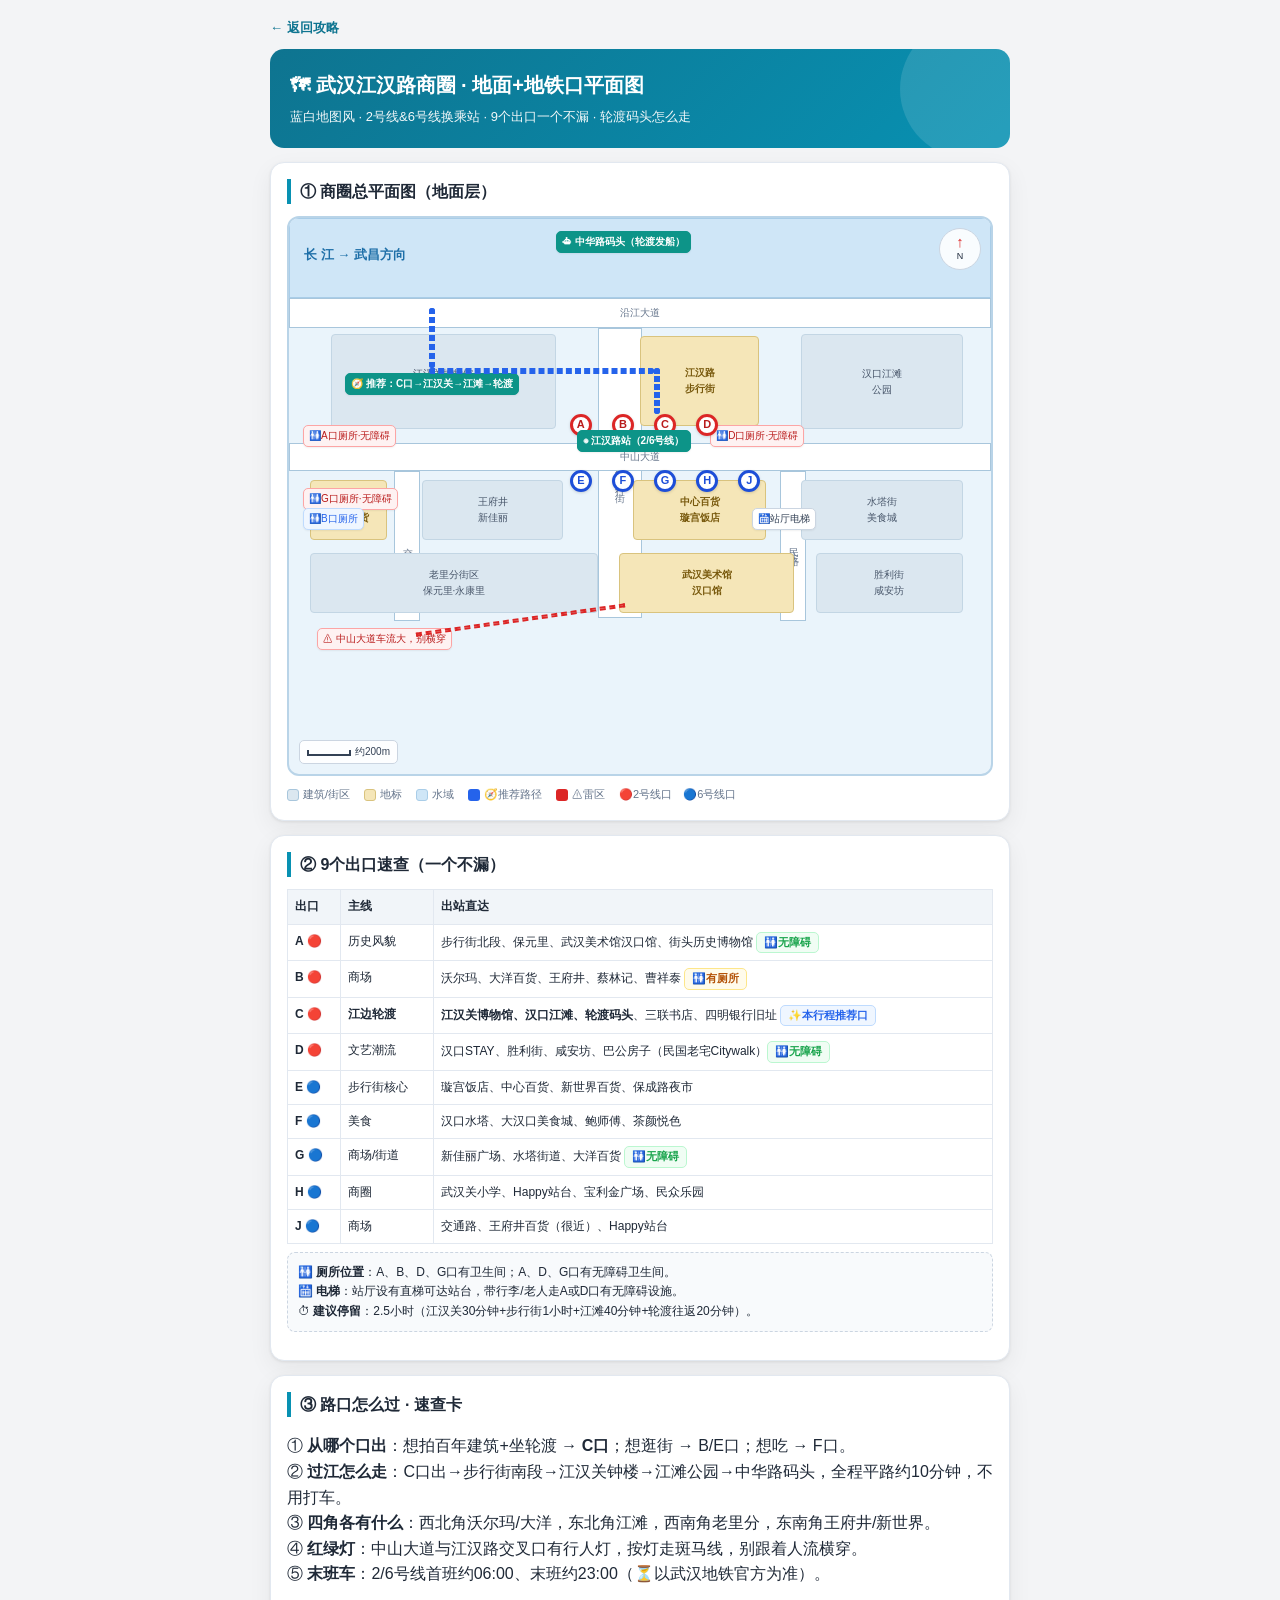
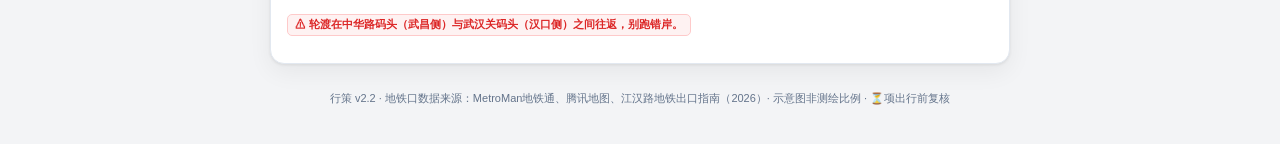
<file: 202612/jianghanlu-map.html>
<!DOCTYPE html>
<html lang="zh-CN">
<head>
<meta charset="UTF-8">
<meta name="viewport" content="width=device-width,initial-scale=1">
<title>武汉江汉路商圈 · 地面+地铁口平面图</title>
<style>
:root{
  --map-bg:#eaf4fb;--map-water:#cfe6f7;--map-road:#ffffff;--map-block:#dbe7f0;
  --map-line:#a8c6dc;--brand:#0d9488;--brand-2:#059669;
  --route:#2563eb;--danger:#dc2626;--landmark:#f5e6b8;--text:#1f2937;--muted:#64748b;
  --line:#e2e8f0;--card:#fff;--shadow:0 1px 3px rgba(0,0,0,.08),0 8px 24px rgba(0,0,0,.06);
}
*{box-sizing:border-box}
body{margin:0;background:#f3f4f6;color:var(--text);font-family:-apple-system,BlinkMacSystemFont,"PingFang SC","Microsoft YaHei",sans-serif;line-height:1.6}
.wrap{max-width:768px;margin:0 auto;padding:14px}
.card{background:var(--card);border:1px solid var(--line);border-radius:14px;box-shadow:var(--shadow);padding:16px;margin-bottom:14px}
.hd{background:linear-gradient(135deg,#0e7490,#0891b2);color:#fff;border-radius:14px;padding:20px;margin-bottom:14px;position:relative;overflow:hidden}
.hd:after{content:"";position:absolute;right:-30px;top:-30px;width:140px;height:140px;border-radius:50%;background:rgba(255,255,255,.12)}
.hd h1{margin:0 0 6px;font-size:20px;position:relative;z-index:1}
.hd p{margin:0;font-size:13px;opacity:.95;position:relative;z-index:1}
h2{font-size:16px;margin:0 0 12px;padding-left:9px;border-left:4px solid #0891b2}
.back{display:inline-block;color:#0e7490;text-decoration:none;font-weight:600;font-size:13px;margin-bottom:10px}
/* 地图画布 */
.mapbox{background:var(--map-bg);border:2px solid #b9d4e8;border-radius:12px;position:relative;overflow:hidden;height:560px;font-size:11px}
.water{position:absolute;background:var(--map-water);border:1px solid #a9cde8}
.road{position:absolute;background:var(--map-road);border:1px solid var(--map-line);display:flex;align-items:center;justify-content:center;color:#64748b;font-size:10px}
.block{position:absolute;background:var(--map-block);border:1px solid #c3d6e4;border-radius:4px;display:flex;align-items:center;justify-content:center;text-align:center;color:#475569;padding:2px;font-size:10px}
.landmark{position:absolute;background:var(--landmark);border:1px solid #d9c37e;border-radius:4px;display:flex;align-items:center;justify-content:center;text-align:center;color:#78590d;font-weight:600;padding:2px;font-size:10px}
.metro{position:absolute;width:22px;height:22px;border-radius:50%;background:#fff;border:3px solid #dc2626;color:#b91c1c;font-weight:800;font-size:11px;display:flex;align-items:center;justify-content:center;box-shadow:0 1px 3px rgba(0,0,0,.15);z-index:5}
.metro.blue{border-color:#1d4ed8;color:#1d4ed8}
.tag{position:absolute;background:#fff;border:1px solid #cbd5e1;border-radius:5px;padding:2px 5px;color:#334155;font-size:10px;white-space:nowrap;z-index:4;box-shadow:0 1px 2px rgba(0,0,0,.06)}
.tag.hl{background:#0d9488;color:#fff;border-color:#0d9488;font-weight:600}
.tag.red{background:#fef2f2;color:#b91c1c;border-color:#fca5a5}
.route-line{position:absolute;border:3px dashed var(--route);border-radius:8px;z-index:6;pointer-events:none}
.danger-line{position:absolute;border:2px dashed var(--danger);z-index:6;pointer-events:none}
.compass{position:absolute;right:10px;top:10px;width:42px;height:42px;border-radius:50%;background:rgba(255,255,255,.88);border:1px solid #cbd5e1;display:flex;align-items:center;justify-content:center;flex-direction:column;font-size:9px;z-index:8;color:#1e293b}
.compass b{font-size:15px;color:#dc2626;line-height:1}
.scale{position:absolute;left:10px;bottom:10px;background:rgba(255,255,255,.9);border:1px solid #cbd5e1;border-radius:5px;padding:3px 7px;font-size:10px;z-index:8;color:#334155}
.scale i{display:inline-block;width:44px;height:6px;border-left:2px solid #334155;border-right:2px solid #334155;border-bottom:2px solid #334155;vertical-align:middle;margin-right:4px}
.legend{display:flex;flex-wrap:wrap;gap:8px 14px;font-size:11px;color:var(--muted);margin-top:10px}
.legend i{display:inline-block;width:12px;height:12px;border-radius:3px;vertical-align:middle;margin-right:4px}
table{width:100%;border-collapse:collapse;font-size:12px;margin:8px 0}
th,td{border:1px solid var(--line);padding:7px;text-align:left;vertical-align:top}
th{background:#f1f5f9;font-weight:600}
.chip{display:inline-block;border-radius:5px;padding:1px 7px;font-size:11px;font-weight:600}
.ok{background:#f0fdf4;color:#16a34a;border:1px solid #bbf7d0}
.warn{background:#fffbeb;color:#b45309;border:1px solid #fde68a}
.info{background:#eff6ff;color:#2563eb;border:1px solid #bfdbfe}
.danger{background:#fef2f2;color:#dc2626;border:1px solid #fecaca}
.sub{background:#f8fafc;border:1px dashed #cbd5e1;border-radius:8px;padding:10px;font-size:12px;margin-top:8px}
.foot{text-align:center;color:#64748b;font-size:11px;padding:12px}
@media(max-width:640px){.mapbox{height:500px}}
</style>
</head>
<body>
<div class="wrap">

<a class="back" href="index.html">← 返回攻略</a>
<div class="hd">
  <h1>🗺 武汉江汉路商圈 · 地面+地铁口平面图</h1>
  <p>蓝白地图风 · 2号线&6号线换乘站 · 9个出口一个不漏 · 轮渡码头怎么走</p>
</div>

<div class="card">
  <h2>① 商圈总平面图（地面层）</h2>
  <div class="mapbox">
    <!-- 长江水域 -->
    <div class="water" style="right:0;top:0;width:100%;height:80px">
      <span style="position:absolute;left:14px;top:26px;font-size:13px;color:#1e6fa8;font-weight:700">长 江 → 武昌方向</span>
      <span class="tag hl" style="left:38%;top:12px;z-index:7">⛴ 中华路码头（轮渡发船）</span>
    </div>
    <!-- 道路：沿江大道（东西向） -->
    <div class="road" style="left:0;top:80px;width:100%;height:30px">沿江大道</div>
    <!-- 道路：江汉路（南北向步行街） -->
    <div class="road" style="left:44%;top:110px;width:44px;height:290px;writing-mode:vertical-rl;letter-spacing:6px">江汉路步行街</div>
    <!-- 道路：中山大道（东西向） -->
    <div class="road" style="left:0;top:225px;width:100%;height:28px">中山大道</div>
    <!-- 道路：交通路 -->
    <div class="road" style="left:15%;top:253px;width:26px;height:150px;writing-mode:vertical-rl;letter-spacing:4px">交通路</div>
    <!-- 道路：民生路 -->
    <div class="road" style="left:70%;top:253px;width:26px;height:150px;writing-mode:vertical-rl;letter-spacing:4px">民生路</div>
    <!-- 建筑块 -->
    <div class="block" style="left:6%;top:116px;width:32%;height:95px">江汉关博物馆<br>（钟楼）</div>
    <div class="landmark" style="left:50%;top:118px;width:17%;height:90px">江汉路<br>步行街</div>
    <div class="block" style="left:73%;top:116px;width:23%;height:95px">汉口江滩<br>公园</div>
    <div class="landmark" style="left:3%;top:262px;width:11%;height:60px">沃尔玛<br>大洋百货</div>
    <div class="block" style="left:19%;top:262px;width:20%;height:60px">王府井<br>新佳丽</div>
    <div class="landmark" style="left:49%;top:262px;width:19%;height:60px">中心百货<br>璇宫饭店</div>
    <div class="block" style="left:73%;top:262px;width:23%;height:60px">水塔街<br>美食城</div>
    <div class="block" style="left:3%;top:335px;width:41%;height:60px">老里分街区<br>保元里·永康里</div>
    <div class="landmark" style="left:47%;top:335px;width:25%;height:60px">武汉美术馆<br>汉口馆</div>
    <div class="block" style="left:75%;top:335px;width:21%;height:60px">胜利街<br>咸安坊</div>
    <!-- 地铁站主体 -->
    <div class="tag hl" style="left:41%;top:212px;z-index:7">⊗ 江汉路站（2/6号线）</div>
    <!-- 地铁口：9个 -->
    <div class="metro" style="left:40%;top:196px">A</div>
    <div class="metro" style="left:46%;top:196px">B</div>
    <div class="metro" style="left:52%;top:196px">C</div>
    <div class="metro" style="left:58%;top:196px">D</div>
    <div class="metro blue" style="left:40%;top:252px">E</div>
    <div class="metro blue" style="left:46%;top:252px">F</div>
    <div class="metro blue" style="left:52%;top:252px">G</div>
    <div class="metro blue" style="left:58%;top:252px">H</div>
    <div class="metro blue" style="left:64%;top:252px">J</div>
    <!-- 设施标签 -->
    <span class="tag red" style="left:2%;top:207px">🚻A口厕所·无障碍</span>
    <span class="tag red" style="left:60%;top:207px">🚻D口厕所·无障碍</span>
    <span class="tag red" style="left:2%;top:270px">🚻G口厕所·无障碍</span>
    <span class="tag info" style="left:2%;top:290px">🚻B口厕所</span>
    <span class="tag" style="left:66%;top:290px">🛗站厅电梯</span>
    <!-- 推荐路径：C口→江汉关→江滩→轮渡 -->
    <div class="route-line" style="left:52%;top:150px;width:4px;height:46px"></div>
    <div class="route-line" style="left:20%;top:150px;width:32%;height:4px"></div>
    <div class="route-line" style="left:20%;top:90px;width:4px;height:60px"></div>
    <span class="tag hl" style="left:8%;top:155px">🧭 推荐：C口→江汉关→江滩→轮渡</span>
    <!-- 雷区 -->
    <div class="danger-line" style="left:18%;top:400px;width:30%;height:2px;transform:rotate(-8deg)"></div>
    <span class="tag red" style="left:4%;top:410px">⚠ 中山大道车流大，别横穿</span>
    <!-- 指北针+比例尺 -->
    <div class="compass"><b>↑</b>N</div>
    <div class="scale"><i></i>约200m</div>
  </div>
  <div class="legend">
    <span><i style="background:#dbe7f0;border:1px solid #a8c6dc"></i>建筑/街区</span>
    <span><i style="background:#f5e6b8;border:1px solid #d9c37e"></i>地标</span>
    <span><i style="background:#cfe6f7;border:1px solid #a9cde8"></i>水域</span>
    <span><i style="background:#2563eb"></i>🧭推荐路径</span>
    <span><i style="background:#dc2626"></i>⚠雷区</span>
    <span>🔴2号线口　🔵6号线口</span>
  </div>
</div>

<div class="card">
  <h2>② 9个出口速查（一个不漏）</h2>
  <table>
    <tr><th>出口</th><th>主线</th><th>出站直达</th></tr>
    <tr><td><b>A</b> 🔴</td><td>历史风貌</td><td>步行街北段、保元里、武汉美术馆汉口馆、街头历史博物馆 <span class="chip ok">🚻无障碍</span></td></tr>
    <tr><td><b>B</b> 🔴</td><td>商场</td><td>沃尔玛、大洋百货、王府井、蔡林记、曹祥泰 <span class="chip warn">🚻有厕所</span></td></tr>
    <tr><td><b>C</b> 🔴</td><td><b>江边轮渡</b></td><td><b>江汉关博物馆、汉口江滩、轮渡码头</b>、三联书店、四明银行旧址 <span class="chip info">✨本行程推荐口</span></td></tr>
    <tr><td><b>D</b> 🔴</td><td>文艺潮流</td><td>汉口STAY、胜利街、咸安坊、巴公房子（民国老宅Citywalk）<span class="chip ok">🚻无障碍</span></td></tr>
    <tr><td><b>E</b> 🔵</td><td>步行街核心</td><td>璇宫饭店、中心百货、新世界百货、保成路夜市</td></tr>
    <tr><td><b>F</b> 🔵</td><td>美食</td><td>汉口水塔、大汉口美食城、鲍师傅、茶颜悦色</td></tr>
    <tr><td><b>G</b> 🔵</td><td>商场/街道</td><td>新佳丽广场、水塔街道、大洋百货 <span class="chip ok">🚻无障碍</span></td></tr>
    <tr><td><b>H</b> 🔵</td><td>商圈</td><td>武汉关小学、Happy站台、宝利金广场、民众乐园</td></tr>
    <tr><td><b>J</b> 🔵</td><td>商场</td><td>交通路、王府井百货（很近）、Happy站台</td></tr>
  </table>
  <p class="sub">🚻 <b>厕所位置</b>：A、B、D、G口有卫生间；A、D、G口有无障碍卫生间。<br>🛗 <b>电梯</b>：站厅设有直梯可达站台，带行李/老人走A或D口有无障碍设施。<br>⏱ <b>建议停留</b>：2.5小时（江汉关30分钟+步行街1小时+江滩40分钟+轮渡往返20分钟）。</p>
</div>

<div class="card">
  <h2>③ 路口怎么过 · 速查卡</h2>
  <p>① <b>从哪个口出</b>：想拍百年建筑+坐轮渡 → <b>C口</b>；想逛街 → B/E口；想吃 → F口。<br>
  ② <b>过江怎么走</b>：C口出→步行街南段→江汉关钟楼→江滩公园→中华路码头，全程平路约10分钟，不用打车。<br>
  ③ <b>四角各有什么</b>：西北角沃尔玛/大洋，东北角江滩，西南角老里分，东南角王府井/新世界。<br>
  ④ <b>红绿灯</b>：中山大道与江汉路交叉口有行人灯，按灯走斑马线，别跟着人流横穿。<br>
  ⑤ <b>末班车</b>：2/6号线首班约06:00、末班约23:00（⏳以武汉地铁官方为准）。</p>
  <p class="chip danger">⚠ 轮渡在中华路码头（武昌侧）与武汉关码头（汉口侧）之间往返，别跑错岸。</p>
</div>

<p class="foot">行策 v2.2 · 地铁口数据来源：MetroMan地铁通、腾讯地图、江汉路地铁出口指南（2026）· 示意图非测绘比例 · ⏳项出行前复核</p>
</div>
</body>
</html>
</file>
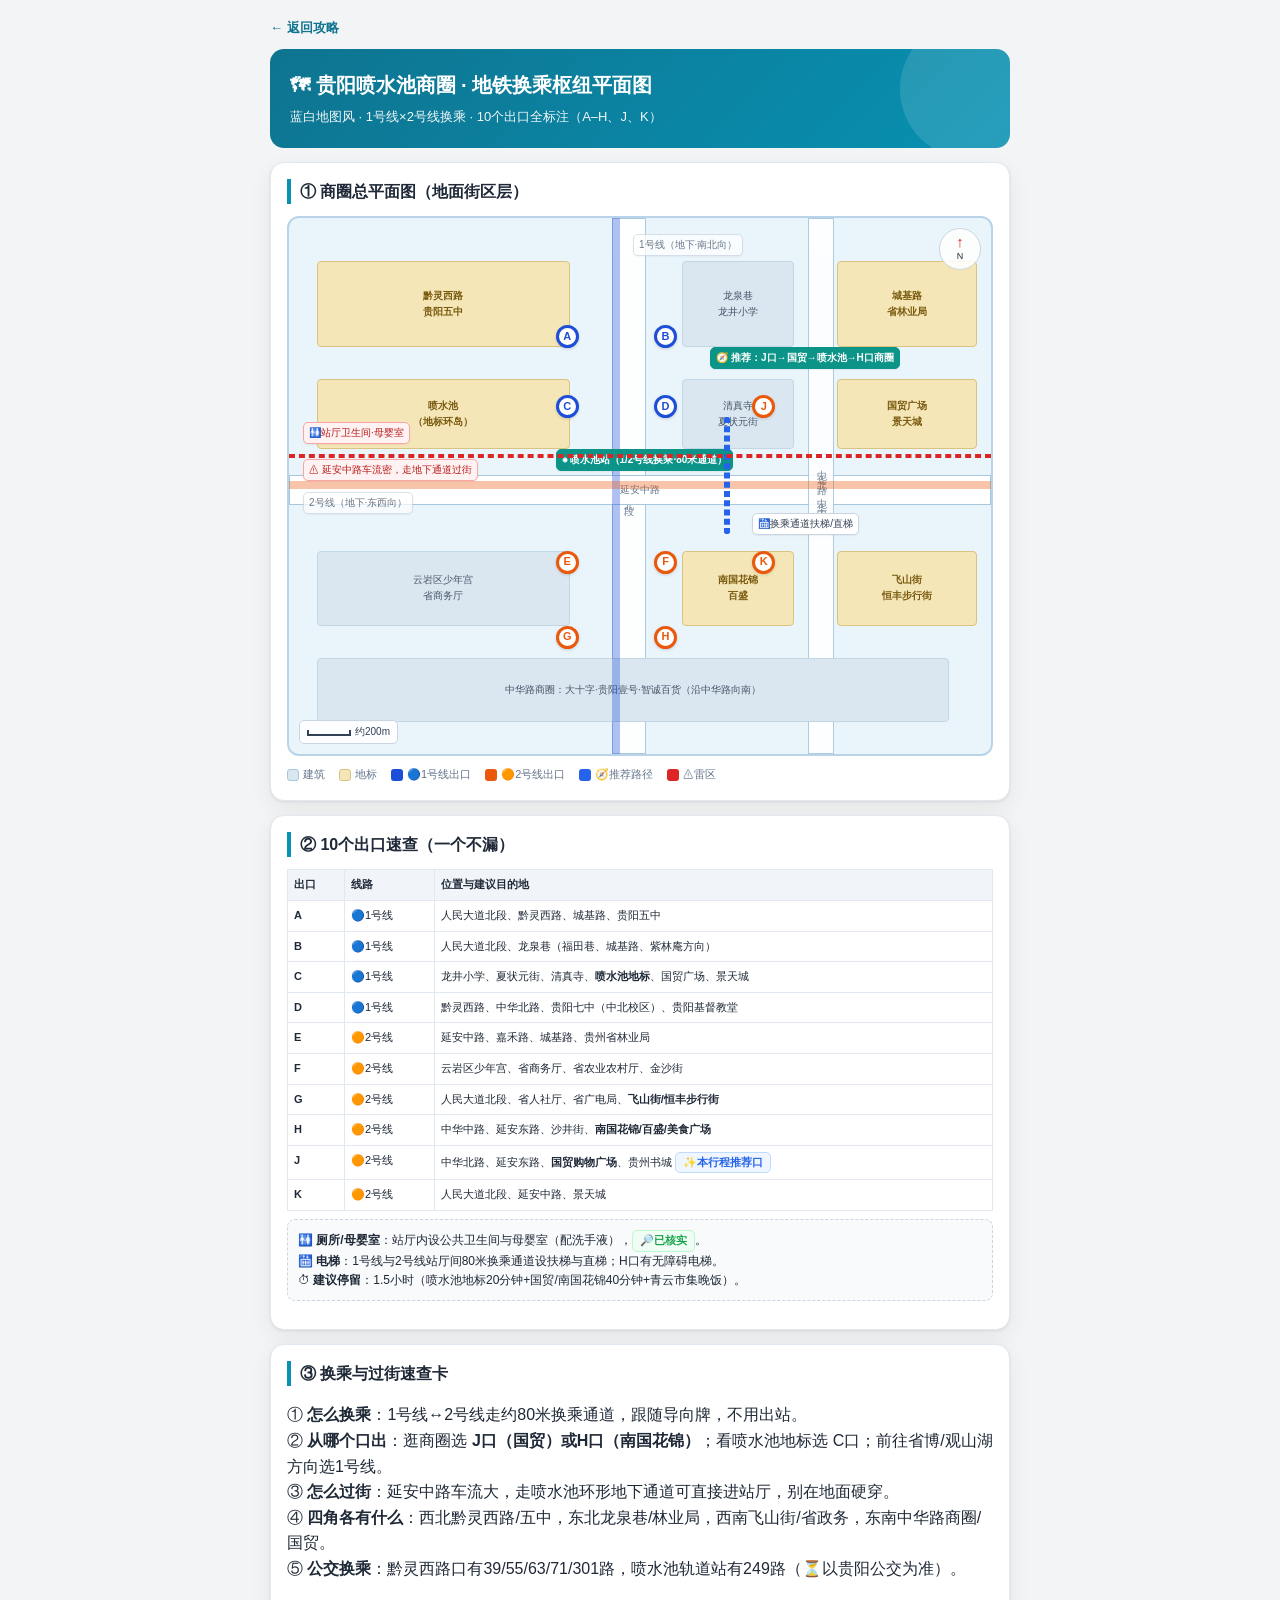
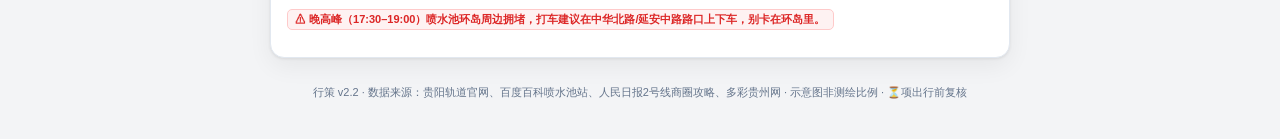
<file: 202612/penshuichi-map.html>
<!DOCTYPE html>
<html lang="zh-CN">
<head>
<meta charset="UTF-8">
<meta name="viewport" content="width=device-width,initial-scale=1">
<title>贵阳喷水池商圈 · 地铁换乘枢纽平面图</title>
<style>
:root{
  --map-bg:#eaf4fb;--map-road:#fff;--map-block:#dbe7f0;--map-line:#a8c6dc;
  --route:#2563eb;--danger:#dc2626;--landmark:#f5e6b8;--text:#1f2937;--muted:#64748b;
  --line:#e2e8f0;--card:#fff;--shadow:0 1px 3px rgba(0,0,0,.08),0 8px 24px rgba(0,0,0,.06);
}
*{box-sizing:border-box}
body{margin:0;background:#f3f4f6;color:var(--text);font-family:-apple-system,BlinkMacSystemFont,"PingFang SC","Microsoft YaHei",sans-serif;line-height:1.6}
.wrap{max-width:768px;margin:0 auto;padding:14px}
.card{background:var(--card);border:1px solid var(--line);border-radius:14px;box-shadow:var(--shadow);padding:16px;margin-bottom:14px}
.hd{background:linear-gradient(135deg,#0e7490,#0891b2);color:#fff;border-radius:14px;padding:20px;margin-bottom:14px;position:relative;overflow:hidden}
.hd:after{content:"";position:absolute;right:-30px;top:-30px;width:140px;height:140px;border-radius:50%;background:rgba(255,255,255,.12)}
.hd h1{margin:0 0 6px;font-size:20px;position:relative;z-index:1}
.hd p{margin:0;font-size:13px;opacity:.95;position:relative;z-index:1}
h2{font-size:16px;margin:0 0 12px;padding-left:9px;border-left:4px solid #0891b2}
.back{display:inline-block;color:#0e7490;text-decoration:none;font-weight:600;font-size:13px;margin-bottom:10px}
.mapbox{background:var(--map-bg);border:2px solid #b9d4e8;border-radius:12px;position:relative;overflow:hidden;height:540px;font-size:11px}
.road{position:absolute;background:var(--map-road);border:1px solid var(--map-line);display:flex;align-items:center;justify-content:center;color:#64748b;font-size:10px}
.block{position:absolute;background:var(--map-block);border:1px solid #c3d6e4;border-radius:4px;display:flex;align-items:center;justify-content:center;text-align:center;color:#475569;padding:2px;font-size:10px}
.landmark{position:absolute;background:var(--landmark);border:1px solid #d9c37e;border-radius:4px;display:flex;align-items:center;justify-content:center;text-align:center;color:#78590d;font-weight:600;padding:2px;font-size:10px}
.metro{position:absolute;width:23px;height:23px;border-radius:50%;background:#fff;border:3px solid #1d4ed8;color:#1d4ed8;font-weight:800;font-size:11px;display:flex;align-items:center;justify-content:center;box-shadow:0 1px 3px rgba(0,0,0,.15);z-index:6}
.metro.orange{border-color:#ea580c;color:#ea580c}
.tag{position:absolute;background:#fff;border:1px solid #cbd5e1;border-radius:5px;padding:2px 5px;color:#334155;font-size:10px;white-space:nowrap;z-index:5;box-shadow:0 1px 2px rgba(0,0,0,.06)}
.tag.hl{background:#0d9488;color:#fff;border-color:#0d9488;font-weight:600}
.tag.red{background:#fef2f2;color:#b91c1c;border-color:#fca5a5}
.route-line{position:absolute;border:3px dashed var(--route);border-radius:8px;z-index:7;pointer-events:none}
.danger-line{position:absolute;border:2px dashed var(--danger);z-index:7;pointer-events:none}
.axis{position:absolute;opacity:.35;z-index:1}
.axis.line1{background:repeating-linear-gradient(90deg,#1d4ed8 0 8px,transparent 8px 14px)}
.axis.line2{background:repeating-linear-gradient(0deg,#ea580c 0 8px,transparent 8px 14px)}
.compass{position:absolute;right:10px;top:10px;width:42px;height:42px;border-radius:50%;background:rgba(255,255,255,.88);border:1px solid #cbd5e1;display:flex;align-items:center;justify-content:center;flex-direction:column;font-size:9px;z-index:8;color:#1e293b}
.compass b{font-size:15px;color:#dc2626;line-height:1}
.scale{position:absolute;left:10px;bottom:10px;background:rgba(255,255,255,.9);border:1px solid #cbd5e1;border-radius:5px;padding:3px 7px;font-size:10px;z-index:8;color:#334155}
.scale i{display:inline-block;width:44px;height:6px;border-left:2px solid #334155;border-right:2px solid #334155;border-bottom:2px solid #334155;vertical-align:middle;margin-right:4px}
.legend{display:flex;flex-wrap:wrap;gap:8px 14px;font-size:11px;color:var(--muted);margin-top:10px}
.legend i{display:inline-block;width:12px;height:12px;border-radius:3px;vertical-align:middle;margin-right:4px}
table{width:100%;border-collapse:collapse;font-size:11px;margin:8px 0}
th,td{border:1px solid var(--line);padding:6px;text-align:left;vertical-align:top}
th{background:#f1f5f9;font-weight:600}
.chip{display:inline-block;border-radius:5px;padding:1px 7px;font-size:11px;font-weight:600}
.ok{background:#f0fdf4;color:#16a34a;border:1px solid #bbf7d0}
.warn{background:#fffbeb;color:#b45309;border:1px solid #fde68a}
.info{background:#eff6ff;color:#2563eb;border:1px solid #bfdbfe}
.danger{background:#fef2f2;color:#dc2626;border:1px solid #fecaca}
.sub{background:#f8fafc;border:1px dashed #cbd5e1;border-radius:8px;padding:10px;font-size:12px;margin-top:8px}
.foot{text-align:center;color:#64748b;font-size:11px;padding:12px}
@media(max-width:640px){.mapbox{height:500px}}
</style>
</head>
<body>
<div class="wrap">

<a class="back" href="index.html">← 返回攻略</a>
<div class="hd">
  <h1>🗺 贵阳喷水池商圈 · 地铁换乘枢纽平面图</h1>
  <p>蓝白地图风 · 1号线×2号线换乘 · 10个出口全标注（A–H、J、K）</p>
</div>

<div class="card">
  <h2>① 商圈总平面图（地面街区层）</h2>
  <div class="mapbox">
    <!-- 地下线路示意轴（低透明度虚线） -->
    <div class="axis line1" style="left:46%;top:0;width:14px;height:100%"></div>
    <div class="axis line2" style="left:0;top:48%;width:100%;height:14px"></div>
    <span class="tag" style="left:49%;top:16px;opacity:.7;z-index:2">1号线（地下·南北向）</span>
    <span class="tag" style="left:2%;top:51%;opacity:.7;z-index:2">2号线（地下·东西向）</span>

    <!-- 道路：人民大道北段（南北向） -->
    <div class="road" style="left:46%;top:0;width:34px;height:100%;writing-mode:vertical-rl;letter-spacing:6px;opacity:.92">人民大道北段</div>
    <!-- 道路：延安中路（东西向） -->
    <div class="road" style="left:0;top:48%;width:100%;height:30px">延安中路</div>
    <!-- 道路：中华路 -->
    <div class="road" style="left:74%;top:0;width:26px;height:100%;writing-mode:vertical-rl;letter-spacing:5px;opacity:.9">中华北路/中华中路</div>
    <!-- 建筑 -->
    <div class="landmark" style="left:4%;top:8%;width:36%;height:16%">黔灵西路<br>贵阳五中</div>
    <div class="block" style="left:56%;top:8%;width:16%;height:16%">龙泉巷<br>龙井小学</div>
    <div class="landmark" style="left:78%;top:8%;width:20%;height:16%">城基路<br>省林业局</div>
    <div class="landmark" style="left:4%;top:30%;width:36%;height:13%">喷水池<br>（地标环岛）</div>
    <div class="block" style="left:56%;top:30%;width:16%;height:13%">清真寺<br>夏状元街</div>
    <div class="landmark" style="left:78%;top:30%;width:20%;height:13%">国贸广场<br>景天城</div>
    <div class="block" style="left:4%;top:62%;width:36%;height:14%">云岩区少年宫<br>省商务厅</div>
    <div class="landmark" style="left:56%;top:62%;width:16%;height:14%">南国花锦<br>百盛</div>
    <div class="landmark" style="left:78%;top:62%;width:20%;height:14%">飞山街<br>恒丰步行街</div>
    <div class="block" style="left:4%;top:82%;width:90%;height:12%">中华路商圈：大十字·贵阳壹号·智诚百货（沿中华路向南）</div>

    <!-- 地铁站主体 -->
    <div class="tag hl" style="left:38%;top:43%;z-index:7">⊗ 喷水池站（1/2号线换乘·80米通道）</div>

    <!-- 10个出口：1号线 A-D（蓝），2号线 E-H J K（橙） -->
    <div class="metro" style="left:38%;top:20%">A</div>
    <div class="metro" style="left:52%;top:20%">B</div>
    <div class="metro" style="left:38%;top:33%">C</div>
    <div class="metro" style="left:52%;top:33%">D</div>
    <div class="metro orange" style="left:38%;top:62%">E</div>
    <div class="metro orange" style="left:52%;top:62%">F</div>
    <div class="metro orange" style="left:38%;top:76%">G</div>
    <div class="metro orange" style="left:52%;top:76%">H</div>
    <div class="metro orange" style="left:66%;top:33%">J</div>
    <div class="metro orange" style="left:66%;top:62%">K</div>

    <!-- 设施标签 -->
    <span class="tag red" style="left:2%;top:38%">🚻站厅卫生间·母婴室</span>
    <span class="tag" style="left:66%;top:55%">🛗换乘通道扶梯/直梯</span>

    <!-- 推荐路径：J口→国贸→喷水池→H口 -->
    <div class="route-line" style="left:62%;top:37%;width:4px;height:22%"></div>
    <span class="tag hl" style="left:60%;top:24%">🧭 推荐：J口→国贸→喷水池→H口商圈</span>

    <!-- 雷区 -->
    <div class="danger-line" style="left:0;top:44%;width:100%;height:2px"></div>
    <span class="tag red" style="left:2%;top:45%">⚠ 延安中路车流密，走地下通道过街</span>

    <div class="compass"><b>↑</b>N</div>
    <div class="scale"><i></i>约200m</div>
  </div>
  <div class="legend">
    <span><i style="background:#dbe7f0;border:1px solid #a8c6dc"></i>建筑</span>
    <span><i style="background:#f5e6b8;border:1px solid #d9c37e"></i>地标</span>
    <span><i style="background:#1d4ed8"></i>🔵1号线出口</span>
    <span><i style="background:#ea580c"></i>🟠2号线出口</span>
    <span><i style="background:#2563eb"></i>🧭推荐路径</span>
    <span><i style="background:#dc2626"></i>⚠雷区</span>
  </div>
</div>

<div class="card">
  <h2>② 10个出口速查（一个不漏）</h2>
  <table>
    <tr><th>出口</th><th>线路</th><th>位置与建议目的地</th></tr>
    <tr><td><b>A</b></td><td>🔵1号线</td><td>人民大道北段、黔灵西路、城基路、贵阳五中</td></tr>
    <tr><td><b>B</b></td><td>🔵1号线</td><td>人民大道北段、龙泉巷（福田巷、城基路、紫林庵方向）</td></tr>
    <tr><td><b>C</b></td><td>🔵1号线</td><td>龙井小学、夏状元街、清真寺、<b>喷水池地标</b>、国贸广场、景天城</td></tr>
    <tr><td><b>D</b></td><td>🔵1号线</td><td>黔灵西路、中华北路、贵阳七中（中北校区）、贵阳基督教堂</td></tr>
    <tr><td><b>E</b></td><td>🟠2号线</td><td>延安中路、嘉禾路、城基路、贵州省林业局</td></tr>
    <tr><td><b>F</b></td><td>🟠2号线</td><td>云岩区少年宫、省商务厅、省农业农村厅、金沙街</td></tr>
    <tr><td><b>G</b></td><td>🟠2号线</td><td>人民大道北段、省人社厅、省广电局、<b>飞山街/恒丰步行街</b></td></tr>
    <tr><td><b>H</b></td><td>🟠2号线</td><td>中华中路、延安东路、沙井街、<b>南国花锦/百盛/美食广场</b></td></tr>
    <tr><td><b>J</b></td><td>🟠2号线</td><td>中华北路、延安东路、<b>国贸购物广场</b>、贵州书城 <span class="chip info">✨本行程推荐口</span></td></tr>
    <tr><td><b>K</b></td><td>🟠2号线</td><td>人民大道北段、延安中路、景天城</td></tr>
  </table>
  <p class="sub">🚻 <b>厕所/母婴室</b>：站厅内设公共卫生间与母婴室（配洗手液），<span class="chip ok">🔎已核实</span>。<br>🛗 <b>电梯</b>：1号线与2号线站厅间80米换乘通道设扶梯与直梯；H口有无障碍电梯。<br>⏱ <b>建议停留</b>：1.5小时（喷水池地标20分钟+国贸/南国花锦40分钟+青云市集晚饭）。</p>
</div>

<div class="card">
  <h2>③ 换乘与过街速查卡</h2>
  <p>① <b>怎么换乘</b>：1号线↔2号线走约80米换乘通道，跟随导向牌，不用出站。<br>
  ② <b>从哪个口出</b>：逛商圈选 <b>J口（国贸）或H口（南国花锦）</b>；看喷水池地标选 C口；前往省博/观山湖方向选1号线。<br>
  ③ <b>怎么过街</b>：延安中路车流大，走喷水池环形地下通道可直接进站厅，别在地面硬穿。<br>
  ④ <b>四角各有什么</b>：西北黔灵西路/五中，东北龙泉巷/林业局，西南飞山街/省政务，东南中华路商圈/国贸。<br>
  ⑤ <b>公交换乘</b>：黔灵西路口有39/55/63/71/301路，喷水池轨道站有249路（⏳以贵阳公交为准）。</p>
  <p class="chip danger">⚠ 晚高峰（17:30–19:00）喷水池环岛周边拥堵，打车建议在中华北路/延安中路路口上下车，别卡在环岛里。</p>
</div>

<p class="foot">行策 v2.2 · 数据来源：贵阳轨道官网、百度百科喷水池站、人民日报2号线商圈攻略、多彩贵州网 · 示意图非测绘比例 · ⏳项出行前复核</p>
</div>
</body>
</html>
</file>
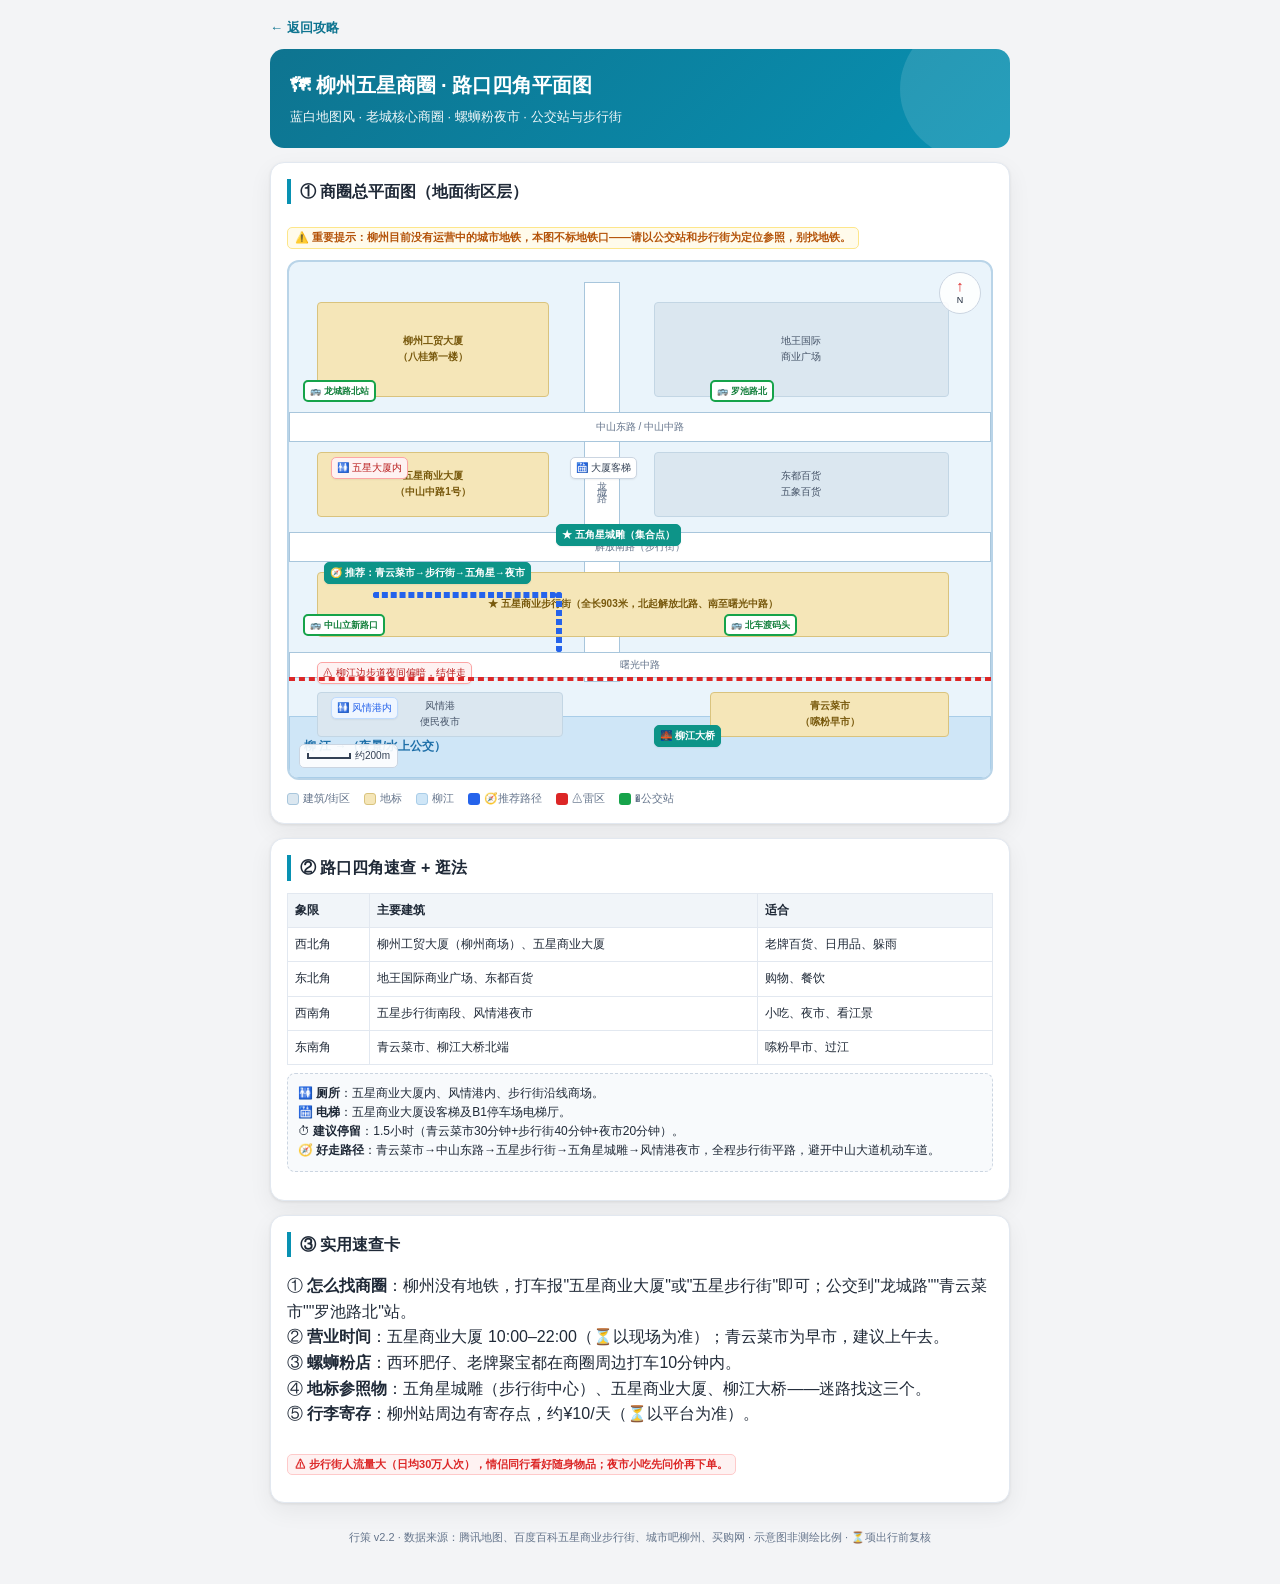
<file: 202612/wuxing-map.html>
<!DOCTYPE html>
<html lang="zh-CN">
<head>
<meta charset="UTF-8">
<meta name="viewport" content="width=device-width,initial-scale=1">
<title>柳州五星商圈 · 路口四角平面图</title>
<style>
:root{
  --map-bg:#eaf4fb;--map-water:#cfe6f7;--map-road:#fff;--map-block:#dbe7f0;
  --map-line:#a8c6dc;--brand:#0d9488;--route:#2563eb;--danger:#dc2626;
  --landmark:#f5e6b8;--text:#1f2937;--muted:#64748b;--line:#e2e8f0;--card:#fff;
  --shadow:0 1px 3px rgba(0,0,0,.08),0 8px 24px rgba(0,0,0,.06);
}
*{box-sizing:border-box}
body{margin:0;background:#f3f4f6;color:var(--text);font-family:-apple-system,BlinkMacSystemFont,"PingFang SC","Microsoft YaHei",sans-serif;line-height:1.6}
.wrap{max-width:768px;margin:0 auto;padding:14px}
.card{background:var(--card);border:1px solid var(--line);border-radius:14px;box-shadow:var(--shadow);padding:16px;margin-bottom:14px}
.hd{background:linear-gradient(135deg,#0e7490,#0891b2);color:#fff;border-radius:14px;padding:20px;margin-bottom:14px;position:relative;overflow:hidden}
.hd:after{content:"";position:absolute;right:-30px;top:-30px;width:140px;height:140px;border-radius:50%;background:rgba(255,255,255,.12)}
.hd h1{margin:0 0 6px;font-size:20px;position:relative;z-index:1}
.hd p{margin:0;font-size:13px;opacity:.95;position:relative;z-index:1}
h2{font-size:16px;margin:0 0 12px;padding-left:9px;border-left:4px solid #0891b2}
.back{display:inline-block;color:#0e7490;text-decoration:none;font-weight:600;font-size:13px;margin-bottom:10px}
.mapbox{background:var(--map-bg);border:2px solid #b9d4e8;border-radius:12px;position:relative;overflow:hidden;height:520px;font-size:11px}
.water{position:absolute;background:var(--map-water);border:1px solid #a9cde8}
.road{position:absolute;background:var(--map-road);border:1px solid var(--map-line);display:flex;align-items:center;justify-content:center;color:#64748b;font-size:10px}
.block{position:absolute;background:var(--map-block);border:1px solid #c3d6e4;border-radius:4px;display:flex;align-items:center;justify-content:center;text-align:center;color:#475569;padding:2px;font-size:10px}
.landmark{position:absolute;background:var(--landmark);border:1px solid #d9c37e;border-radius:4px;display:flex;align-items:center;justify-content:center;text-align:center;color:#78590d;font-weight:600;padding:2px;font-size:10px}
.bus{position:absolute;background:#fff;border:2px solid #16a34a;color:#15803d;border-radius:5px;padding:2px 5px;font-size:9px;font-weight:700;z-index:5;white-space:nowrap}
.tag{position:absolute;background:#fff;border:1px solid #cbd5e1;border-radius:5px;padding:2px 5px;color:#334155;font-size:10px;white-space:nowrap;z-index:4;box-shadow:0 1px 2px rgba(0,0,0,.06)}
.tag.hl{background:#0d9488;color:#fff;border-color:#0d9488;font-weight:600}
.tag.red{background:#fef2f2;color:#b91c1c;border-color:#fca5a5}
.route-line{position:absolute;border:3px dashed var(--route);border-radius:8px;z-index:6;pointer-events:none}
.danger-line{position:absolute;border:2px dashed var(--danger);z-index:6;pointer-events:none}
.compass{position:absolute;right:10px;top:10px;width:42px;height:42px;border-radius:50%;background:rgba(255,255,255,.88);border:1px solid #cbd5e1;display:flex;align-items:center;justify-content:center;flex-direction:column;font-size:9px;z-index:8;color:#1e293b}
.compass b{font-size:15px;color:#dc2626;line-height:1}
.scale{position:absolute;left:10px;bottom:10px;background:rgba(255,255,255,.9);border:1px solid #cbd5e1;border-radius:5px;padding:3px 7px;font-size:10px;z-index:8;color:#334155}
.scale i{display:inline-block;width:44px;height:6px;border-left:2px solid #334155;border-right:2px solid #334155;border-bottom:2px solid #334155;vertical-align:middle;margin-right:4px}
.legend{display:flex;flex-wrap:wrap;gap:8px 14px;font-size:11px;color:var(--muted);margin-top:10px}
.legend i{display:inline-block;width:12px;height:12px;border-radius:3px;vertical-align:middle;margin-right:4px}
table{width:100%;border-collapse:collapse;font-size:12px;margin:8px 0}
th,td{border:1px solid var(--line);padding:7px;text-align:left;vertical-align:top}
th{background:#f1f5f9;font-weight:600}
.chip{display:inline-block;border-radius:5px;padding:1px 7px;font-size:11px;font-weight:600}
.ok{background:#f0fdf4;color:#16a34a;border:1px solid #bbf7d0}
.warn{background:#fffbeb;color:#b45309;border:1px solid #fde68a}
.info{background:#eff6ff;color:#2563eb;border:1px solid #bfdbfe}
.danger{background:#fef2f2;color:#dc2626;border:1px solid #fecaca}
.sub{background:#f8fafc;border:1px dashed #cbd5e1;border-radius:8px;padding:10px;font-size:12px;margin-top:8px}
.foot{text-align:center;color:#64748b;font-size:11px;padding:12px}
@media(max-width:640px){.mapbox{height:480px}}
</style>
</head>
<body>
<div class="wrap">

<a class="back" href="index.html">← 返回攻略</a>
<div class="hd">
  <h1>🗺 柳州五星商圈 · 路口四角平面图</h1>
  <p>蓝白地图风 · 老城核心商圈 · 螺蛳粉夜市 · 公交站与步行街</p>
</div>

<div class="card">
  <h2>① 商圈总平面图（地面街区层）</h2>
  <p class="chip warn">⚠️ 重要提示：柳州目前没有运营中的城市地铁，本图不标地铁口——请以公交站和步行街为定位参照，别找地铁。</p>
  <div class="mapbox">
    <!-- 柳江 -->
    <div class="water" style="left:0;bottom:0;width:100%;height:62px">
      <span style="position:absolute;left:14px;top:20px;font-size:12px;color:#1e6fa8;font-weight:700">柳 江 →（夜景/水上公交）</span>
      <span class="tag hl" style="left:52%;top:8px;z-index:7">🌉 柳江大桥</span>
    </div>
    <!-- 道路：龙城路（南北向） -->
    <div class="road" style="left:42%;top:20px;width:36px;height:400px;writing-mode:vertical-rl;letter-spacing:6px">龙城路</div>
    <!-- 道路：中山中路（东西向） -->
    <div class="road" style="left:0;top:150px;width:100%;height:30px">中山东路 / 中山中路</div>
    <!-- 道路：解放南路（步行街，东西向） -->
    <div class="road" style="left:0;top:270px;width:100%;height:30px">解放南路（步行街）</div>
    <!-- 道路：曙光中路 -->
    <div class="road" style="left:0;top:390px;width:100%;height:26px">曙光中路</div>
    <!-- 四角建筑 -->
    <div class="landmark" style="left:4%;top:40px;width:33%;height:95px">柳州工贸大厦<br>（八桂第一楼）</div>
    <div class="block" style="left:52%;top:40px;width:42%;height:95px">地王国际<br>商业广场</div>
    <div class="landmark" style="left:4%;top:190px;width:33%;height:65px">五星商业大厦<br>（中山中路1号）</div>
    <div class="block" style="left:52%;top:190px;width:42%;height:65px">东都百货<br>五象百货</div>
    <div class="landmark" style="left:4%;top:310px;width:90%;height:65px">★ 五星商业步行街（全长903米，北起解放北路、南至曙光中路）</div>
    <div class="block" style="left:4%;top:430px;width:35%;height:45px">风情港<br>便民夜市</div>
    <div class="landmark" style="left:60%;top:430px;width:34%;height:45px">青云菜市<br>（嗦粉早市）</div>
    <!-- 五角星雕塑 -->
    <div class="tag hl" style="left:38%;top:262px;z-index:7">★ 五角星城雕（集合点）</div>
    <!-- 公交站 -->
    <div class="bus" style="left:2%;top:118px">🚌 龙城路北站</div>
    <div class="bus" style="left:60%;top:118px">🚌 罗池路北</div>
    <div class="bus" style="left:2%;top:352px">🚌 中山立新路口</div>
    <div class="bus" style="left:62%;top:352px">🚌 北车渡码头</div>
    <!-- 设施 -->
    <span class="tag red" style="left:6%;top:195px">🚻 五星大厦内</span>
    <span class="tag" style="left:40%;top:195px">🛗 大厦客梯</span>
    <span class="tag info" style="left:6%;top:435px">🚻 风情港内</span>
    <!-- 推荐路径 -->
    <div class="route-line" style="left:38%;top:330px;width:4px;height:60px"></div>
    <div class="route-line" style="left:12%;top:330px;width:26%;height:4px"></div>
    <span class="tag hl" style="left:5%;top:300px">🧭 推荐：青云菜市→步行街→五角星→夜市</span>
    <!-- 雷区 -->
    <div class="danger-line" style="left:0;top:415px;width:100%;height:2px"></div>
    <span class="tag red" style="left:4%;top:400px">⚠ 柳江边步道夜间偏暗，结伴走</span>
    <!-- 指北针+比例尺 -->
    <div class="compass"><b>↑</b>N</div>
    <div class="scale"><i></i>约200m</div>
  </div>
  <div class="legend">
    <span><i style="background:#dbe7f0;border:1px solid #a8c6dc"></i>建筑/街区</span>
    <span><i style="background:#f5e6b8;border:1px solid #d9c37e"></i>地标</span>
    <span><i style="background:#cfe6f7;border:1px solid #a9cde8"></i>柳江</span>
    <span><i style="background:#2563eb"></i>🧭推荐路径</span>
    <span><i style="background:#dc2626"></i>⚠雷区</span>
    <span><i style="background:#16a34a"></i>�公交站</span>
  </div>
</div>

<div class="card">
  <h2>② 路口四角速查 + 逛法</h2>
  <table>
    <tr><th>象限</th><th>主要建筑</th><th>适合</th></tr>
    <tr><td>西北角</td><td>柳州工贸大厦（柳州商场）、五星商业大厦</td><td>老牌百货、日用品、躲雨</td></tr>
    <tr><td>东北角</td><td>地王国际商业广场、东都百货</td><td>购物、餐饮</td></tr>
    <tr><td>西南角</td><td>五星步行街南段、风情港夜市</td><td>小吃、夜市、看江景</td></tr>
    <tr><td>东南角</td><td>青云菜市、柳江大桥北端</td><td>嗦粉早市、过江</td></tr>
  </table>
  <p class="sub">🚻 <b>厕所</b>：五星商业大厦内、风情港内、步行街沿线商场。<br>🛗 <b>电梯</b>：五星商业大厦设客梯及B1停车场电梯厅。<br>⏱ <b>建议停留</b>：1.5小时（青云菜市30分钟+步行街40分钟+夜市20分钟）。<br>🧭 <b>好走路径</b>：青云菜市→中山东路→五星步行街→五角星城雕→风情港夜市，全程步行街平路，避开中山大道机动车道。</p>
</div>

<div class="card">
  <h2>③ 实用速查卡</h2>
  <p>① <b>怎么找商圈</b>：柳州没有地铁，打车报"五星商业大厦"或"五星步行街"即可；公交到"龙城路""青云菜市""罗池路北"站。<br>
  ② <b>营业时间</b>：五星商业大厦 10:00–22:00（⏳以现场为准）；青云菜市为早市，建议上午去。<br>
  ③ <b>螺蛳粉店</b>：西环肥仔、老牌聚宝都在商圈周边打车10分钟内。<br>
  ④ <b>地标参照物</b>：五角星城雕（步行街中心）、五星商业大厦、柳江大桥——迷路找这三个。<br>
  ⑤ <b>行李寄存</b>：柳州站周边有寄存点，约¥10/天（⏳以平台为准）。</p>
  <p class="chip danger">⚠ 步行街人流量大（日均30万人次），情侣同行看好随身物品；夜市小吃先问价再下单。</p>
</div>

<p class="foot">行策 v2.2 · 数据来源：腾讯地图、百度百科五星商业步行街、城市吧柳州、买购网 · 示意图非测绘比例 · ⏳项出行前复核</p>
</div>
</body>
</html>
</file>
